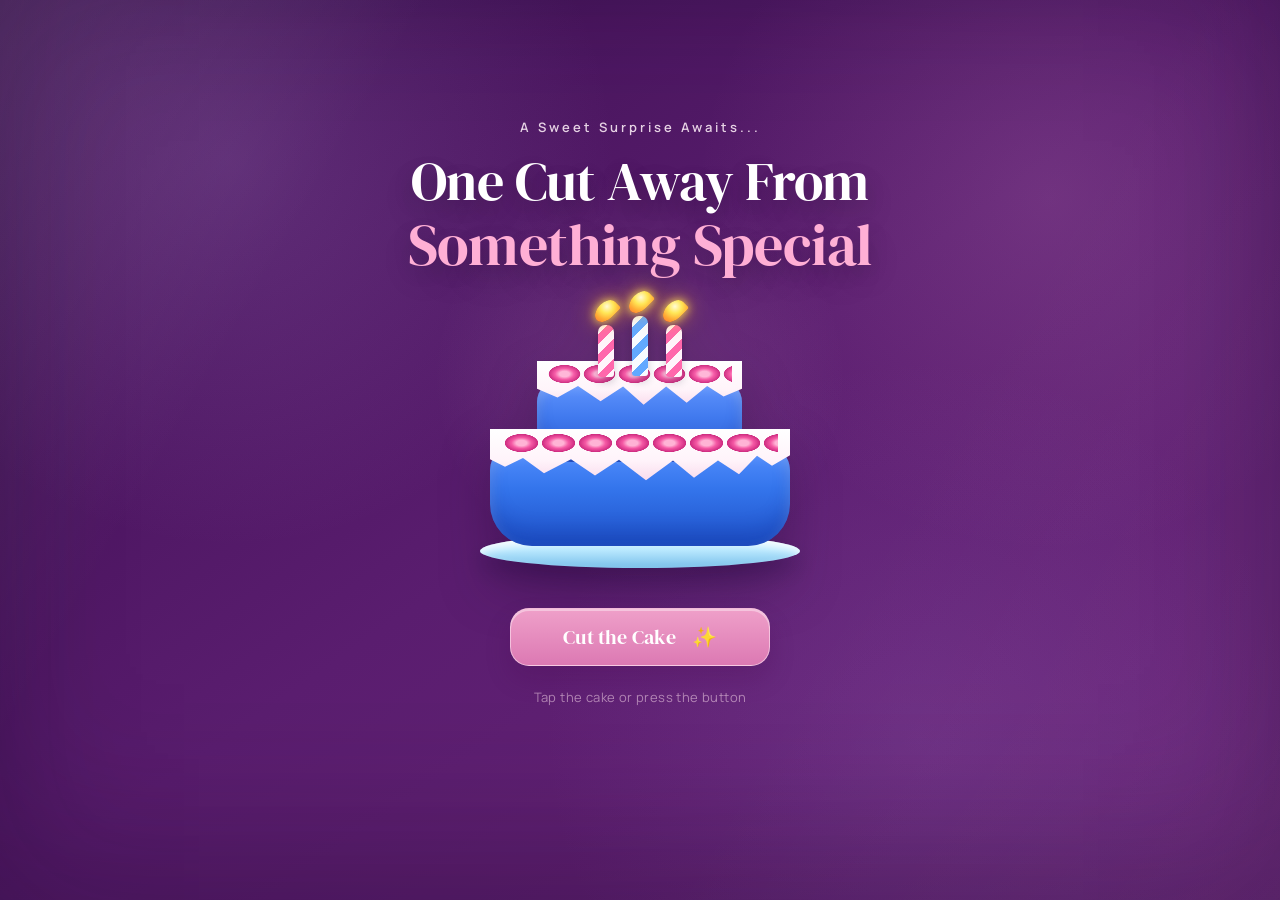
<file: index.html>
<!DOCTYPE html>
<html lang="en">

<head>
    <meta charset="UTF-8">

    <meta
        name="viewport"
        content="width=device-width, initial-scale=1.0"
    >

    <title>A Surprise for Suba</title>


    <!-- Google Fonts -->

    <link
        rel="preconnect"
        href="https://fonts.googleapis.com"
    >

    <link
        rel="preconnect"
        href="https://fonts.gstatic.com"
        crossorigin
    >

    <link
        href="https://fonts.googleapis.com/css2?family=DM+Serif+Display&family=Manrope:wght@400;500;600;700&display=swap"
        rel="stylesheet"
    >


    <!-- Main CSS -->

    <link
        rel="stylesheet"
        href="style.css"
    >
</head>


<body>

    <main
        class="welcome-page"
        id="welcomePage"
    >


        <!-- Falling Background -->

        <div
            class="falling-layer"
            aria-hidden="true"
        >

            <span class="fall-item item-one">🌸</span>
            <span class="fall-item item-two">🌷</span>
            <span class="fall-item item-three">💗</span>
            <span class="fall-item item-four">🌸</span>

            <span class="fall-item item-five">💖</span>
            <span class="fall-item item-six">🌷</span>
            <span class="fall-item item-seven">🌸</span>
            <span class="fall-item item-eight">💕</span>

            <span class="fall-item item-nine">🌸</span>
            <span class="fall-item item-ten">💗</span>
            <span class="fall-item item-eleven">🌷</span>
            <span class="fall-item item-twelve">🌸</span>

            <span class="fall-item item-thirteen">💞</span>
            <span class="fall-item item-fourteen">🌸</span>

        </div>


        <!-- Main Content -->

        <div class="welcome-content">


            <!-- Top Small Text -->

            <p class="intro-text">
                A Sweet Surprise Awaits...
            </p>


            <!-- Main Title -->

            <h1 class="cake-title">

                One Cut Away From

                <span>
                    Something Special
                </span>

            </h1>


            <!-- Birthday Cake -->

            <div
                class="cake-wrapper"
                id="cakeWrapper"
            >

                <button
                    type="button"
                    class="cake-button"
                    id="cakeButton"
                    aria-label="Cut the birthday cake"
                >

                    <div class="cake-3d">


                        <!-- Plate -->

                        <div class="cake-plate"></div>


                        <!-- Left Half -->

                        <div
                            class="cake-piece cake-piece-left"
                        >

                            <div class="bottom-tier"></div>

                            <div class="bottom-icing"></div>

                            <div class="top-tier"></div>

                            <div class="top-icing"></div>

                        </div>


                        <!-- Right Half -->

                        <div
                            class="cake-piece cake-piece-right"
                        >

                            <div class="bottom-tier"></div>

                            <div class="bottom-icing"></div>

                            <div class="top-tier"></div>

                            <div class="top-icing"></div>

                        </div>


                        <!-- Candles -->

                        <div
                            class="birthday-candle candle-left"
                        >

                            <div class="candle-flame"></div>

                        </div>


                        <div
                            class="birthday-candle candle-middle"
                        >

                            <div class="candle-flame"></div>

                        </div>


                        <div
                            class="birthday-candle candle-right"
                        >

                            <div class="candle-flame"></div>

                        </div>


                        <!-- Cutting Line -->

                        <div class="cake-cut-line"></div>


                    </div>

                </button>

            </div>


            <!-- Cut The Cake Button -->

            <button
                type="button"
                class="press-button"
                id="pressButton"
            >

                Cut the Cake

                <span>✨</span>

            </button>


            <!-- Bottom Hint -->

            <p class="hint-text">
                Tap the cake or press the button
            </p>


        </div>

    </main>


    <!-- Main JavaScript -->

    <script src="script.js"></script>

</body>

</html>
</file>
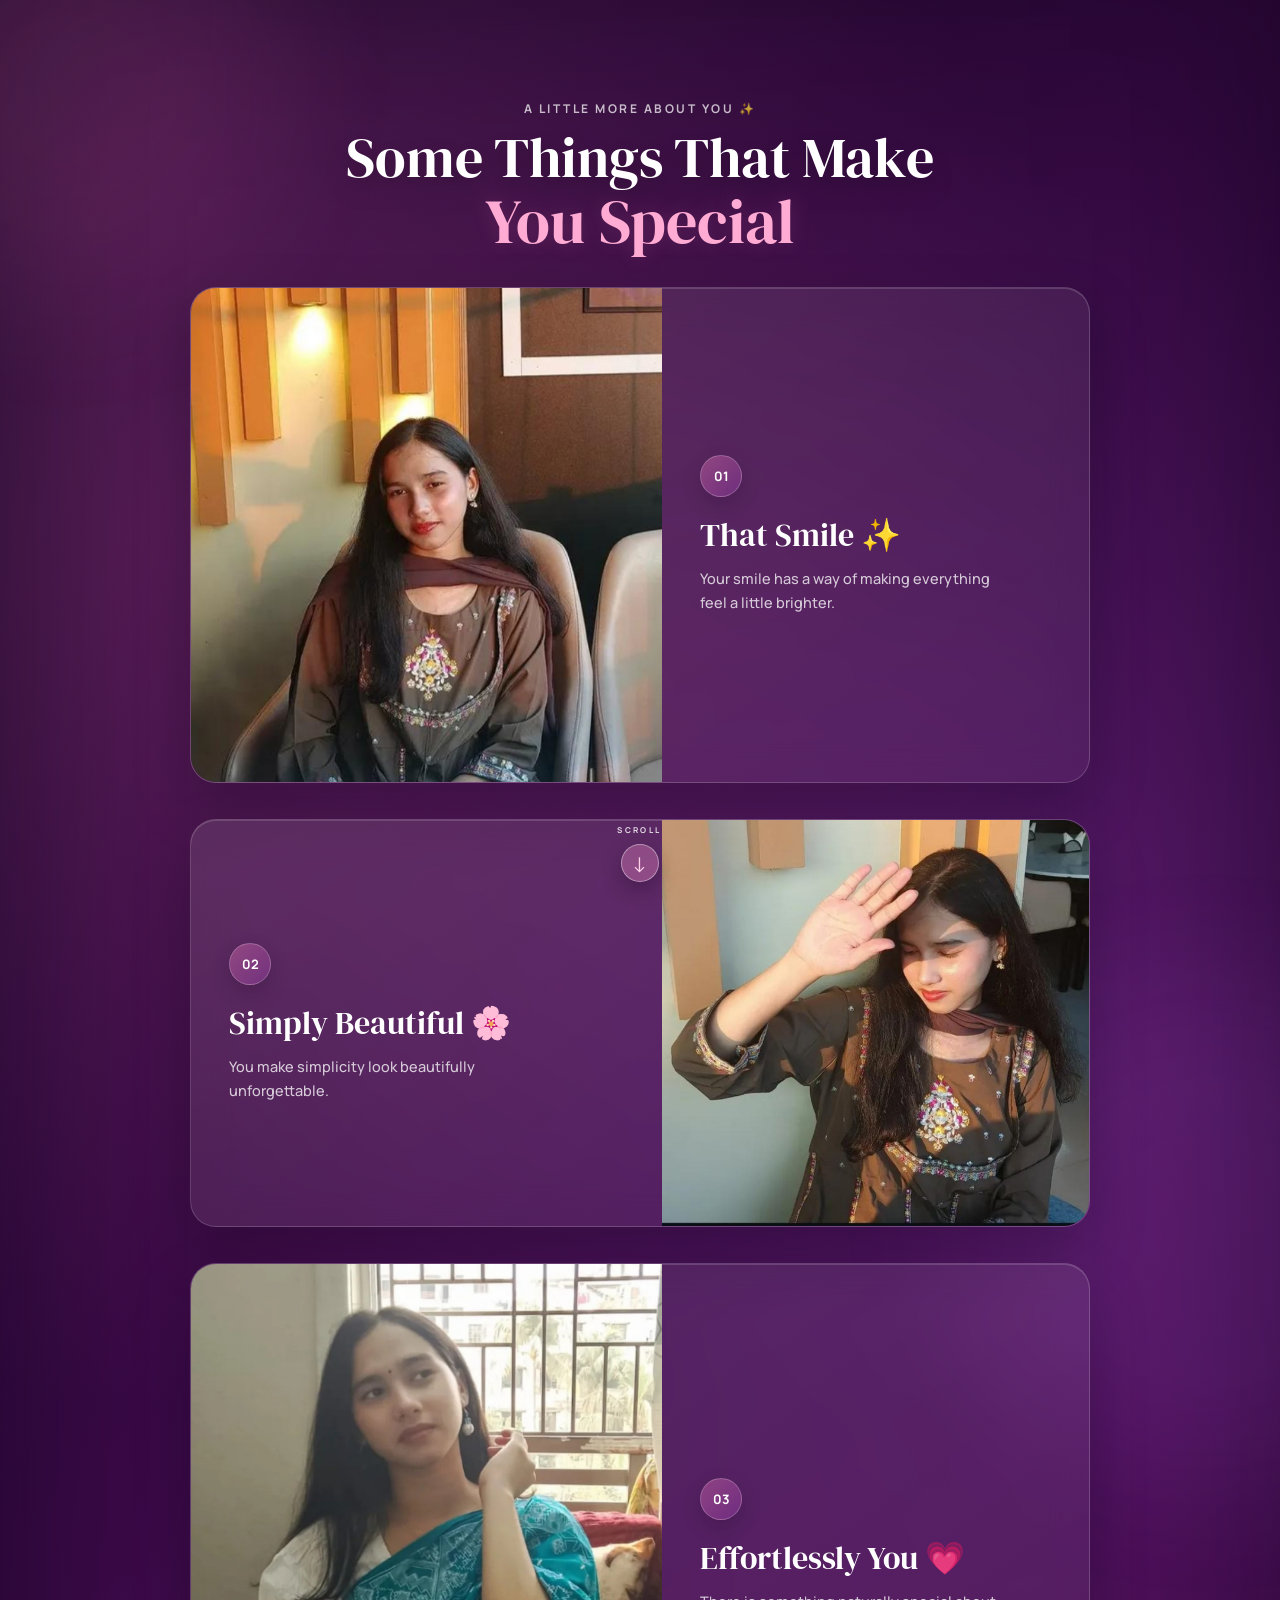
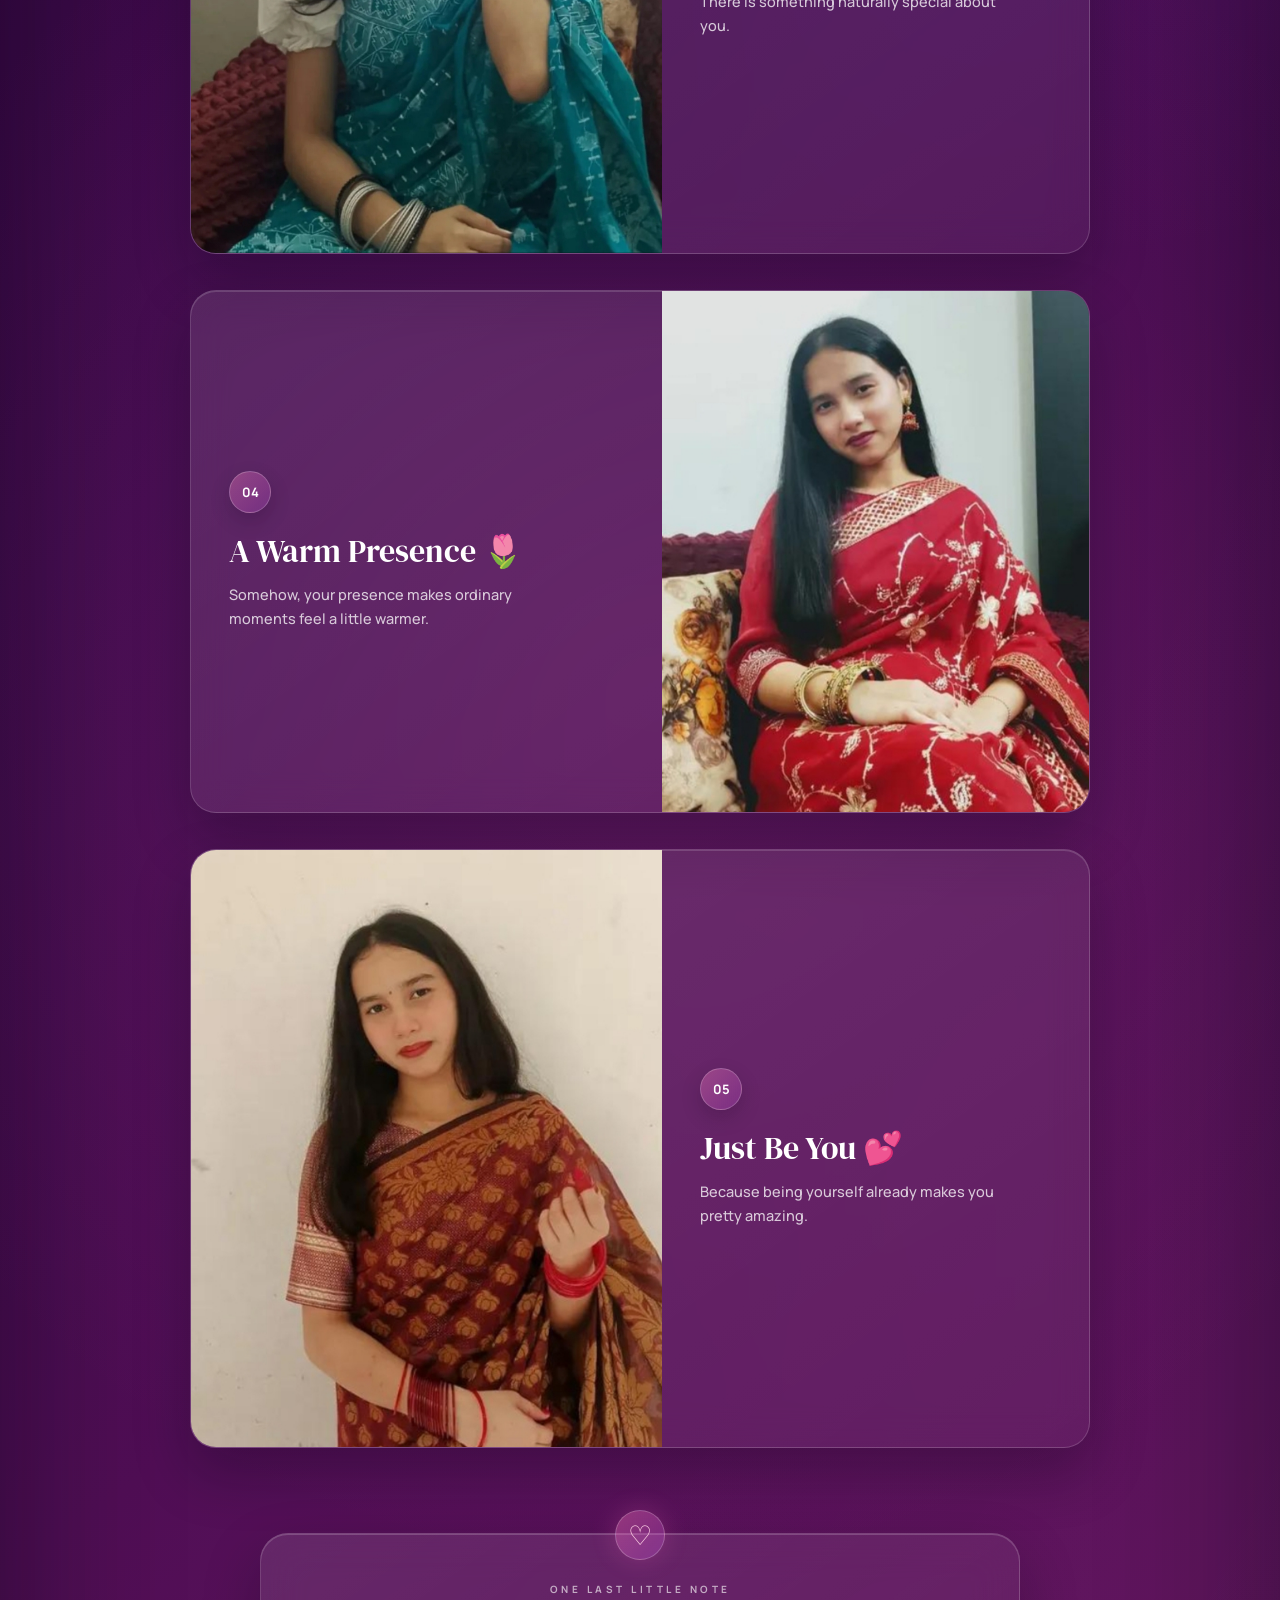
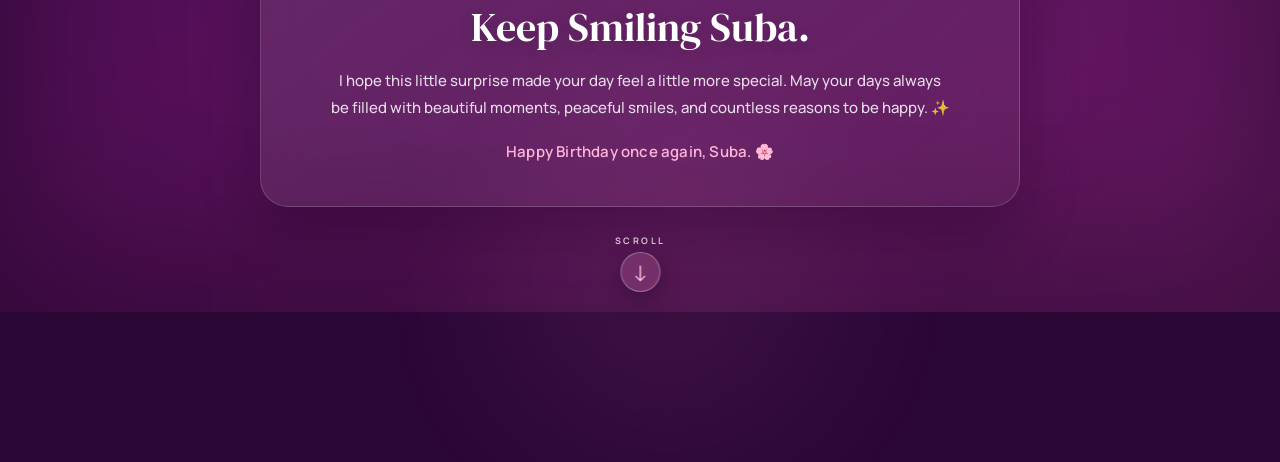
<file: memories.html>
<!DOCTYPE html>
<html lang="en">

<head>
    <meta charset="UTF-8">

    <meta
        name="viewport"
        content="width=device-width, initial-scale=1.0"
    >

    <title>Something Special For Suba</title>


    <!-- Google Fonts -->

    <link
        rel="preconnect"
        href="https://fonts.googleapis.com"
    >

    <link
        rel="preconnect"
        href="https://fonts.gstatic.com"
        crossorigin
    >

    <link
        href="https://fonts.googleapis.com/css2?family=DM+Serif+Display&family=Manrope:wght@400;500;600;700&display=swap"
        rel="stylesheet"
    >


    <!-- Main CSS -->

    <link
        rel="stylesheet"
        href="style.css"
    >
</head>


<body class="memories-body">

    <main class="memories-page">


        <!-- Background Glows -->

        <div class="memory-glow memory-glow-one"></div>
        <div class="memory-glow memory-glow-two"></div>
        <div class="memory-glow memory-glow-three"></div>


        <!-- Main Container -->

        <section class="memories-container">


            <!-- Header -->

            <header class="memories-header">

                <p class="memories-small-title">
                    A Little More About You ✨
                </p>

                <h1>
                    Some Things That Make
                    <span>You Special</span>
                </h1>

            </header>


            <!-- Photo Gallery -->

            <div class="photo-gallery">


                <!-- Card 01 -->

                <article class="memory-card">

                    <div class="memory-photo">

                        <img
                            src="assets/images/suba-1.jpeg"
                            alt="Suba"
                        >

                    </div>


                    <div class="memory-caption">

                        <span class="memory-number">
                            01
                        </span>

                        <h2>
                            That Smile ✨ 
                        </h2>

                        <p>
                            Your smile has a way of making everything
                            feel a little brighter.
                        </p>

                    </div>

                </article>


                <!-- Card 02 -->

                <article class="memory-card memory-card-reverse">

                    <div class="memory-photo">

                        <img
                            src="assets/images/suba-2.jpeg"
                            alt="Suba"
                        >

                    </div>


                    <div class="memory-caption">

                        <span class="memory-number">
                            02
                        </span>

                        <h2>
                            Simply Beautiful 🌸
                        </h2>

                        <p>
                            You make simplicity look beautifully
                            unforgettable.
                        </p>

                    </div>

                </article>


                <!-- Card 03 -->

                <article class="memory-card">

                    <div class="memory-photo">

                        <img
                            src="assets/images/suba-3.jpeg"
                            alt="Suba"
                        >

                    </div>


                    <div class="memory-caption">

                        <span class="memory-number">
                            03
                        </span>

                        <h2>
                            Effortlessly You 💗
                        </h2>

                        <p>
                            There is something naturally special
                            about you.
                        </p>

                    </div>

                </article>


                <!-- Card 04 -->

                <article class="memory-card memory-card-reverse">

                    <div class="memory-photo">

                        <img
                            src="assets/images/suba-4.jpeg"
                            alt="Suba"
                        >

                    </div>


                    <div class="memory-caption">

                        <span class="memory-number">
                            04
                        </span>

                        <h2>
                            A Warm Presence 🌷
                        </h2>

                        <p>
                            Somehow, your presence makes ordinary
                            moments feel a little warmer.
                        </p>

                    </div>

                </article>


                <!-- Card 05 -->

                <article class="memory-card">

                    <div class="memory-photo">

                        <img
                            src="assets/images/suba-5.jpeg"
                            alt="Suba"
                        >

                    </div>


                    <div class="memory-caption">

                        <span class="memory-number">
                            05
                        </span>

                        <h2>
                            Just Be You 💕
                        </h2>

                        <p>
                            Because being yourself already makes
                            you pretty amazing.
                        </p>

                    </div>

                </article>

            </div>


            <!-- Ending Card -->

            <section class="ending-card">

                <div class="ending-heart">
                    ♡
                </div>

                <p class="ending-small">
                    ONE LAST LITTLE NOTE
                </p>

                <h2>
                    Keep Smiling Suba.
                </h2>

                <p class="ending-text">
                    I hope this little surprise made your day feel
                    a little more special. May your days always be
                    filled with beautiful moments, peaceful smiles,
                    and countless reasons to be happy. ✨
                </p>

                <p class="ending-final">
                    Happy Birthday once again, Suba. 🌸
                </p>

            </section>


        </section>


        <!-- Scroll Down Indicator -->

        <div
            class="scroll-indicator"
            id="scrollIndicator"
            aria-hidden="true"
        >

            <span class="scroll-text">
                SCROLL
            </span>

            <span class="scroll-arrow">
                ↓
            </span>

        </div>


    </main>

        <!-- Page 3 Scroll Hint -->

<div
    id="pageScrollCue"
    aria-hidden="true"
>
    <span class="page-scroll-text">
        SCROLL
    </span>

    <span class="page-scroll-arrow">
        ↓
    </span>
</div> 

    <!-- Main JavaScript -->
<!-- FINAL PAGE 3 SCROLL HINT -->

<div id="finalScrollHint2026" aria-hidden="true">
    <span class="final-scroll-label">SCROLL</span>
    <span class="final-scroll-icon">↓</span>
</div> 
    <script src="script.js"></script>

</body>

</html>
</file>
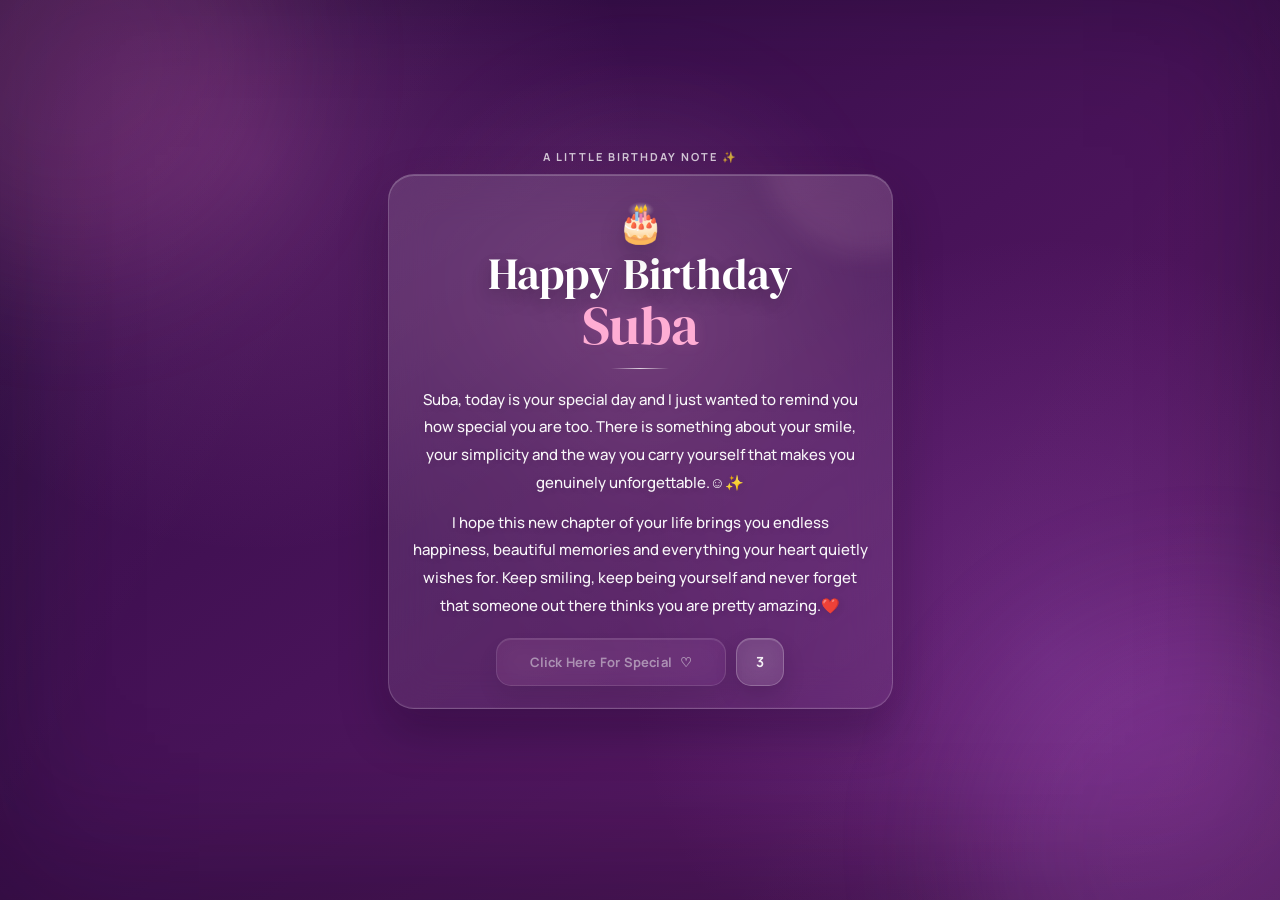
<file: wish.html>
<!DOCTYPE html>
<html lang="en">

<head>
    <meta charset="UTF-8">
    <meta name="viewport" content="width=device-width, initial-scale=1.0">
    <title>Happy Birthday Suba</title>

    <link rel="preconnect" href="https://fonts.googleapis.com">
    <link rel="preconnect" href="https://fonts.gstatic.com" crossorigin>

    <link
        href="https://fonts.googleapis.com/css2?family=DM+Serif+Display&family=Manrope:wght@400;500;600;700&display=swap"
        rel="stylesheet"
    >

    <link rel="stylesheet" href="style.css">
</head>

<body class="wish-body">

    <main class="wish-page">

        <div class="wish-bg-glow wish-glow-left"></div>
        <div class="wish-bg-glow wish-glow-right"></div>
        <div class="wish-bg-glow wish-glow-center"></div>

        <div class="celebration-rain" aria-hidden="true">
    <span class="drop celebration-icon d1">🌸</span>
    <span class="drop celebration-icon d2">💖</span>
    <span class="drop celebration-icon d3">✨</span>
    <span class="drop celebration-icon d4">🌷</span>
    <span class="drop celebration-icon d5">💕</span>
    <span class="drop celebration-icon d6">🌸</span>
    <span class="drop celebration-icon d7">💗</span>
    <span class="drop celebration-icon d8">✨</span>
    <span class="drop celebration-icon d9">🌺</span>
    <span class="drop celebration-icon d10">💞</span>
    <span class="drop celebration-icon d11">🌸</span>
    <span class="drop celebration-icon d12">✨</span>
</div>

        <section class="wish-container">

            <p class="wish-small-title">
                A Little Birthday Note ✨
            </p>

            <div class="birthday-card">

                <div class="cake-icon">
                    🎂
                </div>

                

                <h1>
                    Happy Birthday
                    <span>Suba</span>
                </h1>

                <div class="wish-line"></div>

                <div class="message-box">

    <p class="birthday-message">
        Suba, today is your special day and I just wanted to remind you
        how special you are too. There is something about your smile,
        your simplicity and the way you carry yourself that makes you
        genuinely unforgettable.☺️✨ 
    </p>

    <p class="birthday-message">
        I hope this new chapter of your life brings you endless happiness,
        beautiful memories and everything your heart quietly wishes for.
        Keep smiling, keep being yourself and never forget that someone
        out there thinks you are pretty amazing.❤️
    </p>

</div> 

                <div class="special-action">

                    <button
                        class="something-more-btn"
                        id="specialButton"
                        disabled
                    >
                        Click Here For Special
                        <span>♡</span>
                    </button>

                    <span
                        class="countdown-badge"
                        id="countdownBadge"
                    >
                        5
                    </span>

                </div>

            </div>

        </section>

    </main>

    <script src="script.js"></script>

</body>

</html>
</file>
<file: style.css>
* {
    margin: 0;
    padding: 0;
    box-sizing: border-box;
}

body {
    font-family: "Poppins", sans-serif;
    color: white;
    overflow: hidden;
}

.welcome-page {
    min-height: 100vh;
    position: relative;
    display: flex;
    justify-content: center;
    align-items: center;
    text-align: center;
    overflow: hidden;

    background:
        radial-gradient(circle at 20% 18%, rgba(255, 205, 235, 0.32), transparent 28%),
        radial-gradient(circle at 82% 22%, rgba(219, 174, 255, 0.28), transparent 30%),
        radial-gradient(circle at 68% 78%, rgba(255, 178, 218, 0.24), transparent 34%),
        radial-gradient(circle at 30% 75%, rgba(192, 145, 230, 0.22), transparent 32%),
        linear-gradient(145deg, #9d72b2, #bd82b9, #d097bd);

    box-shadow:
        inset 0 0 120px rgba(79, 31, 92, 0.16),
        inset 0 -70px 100px rgba(116, 48, 108, 0.12);
} 

.welcome-page {
    min-height: 100vh;
    position: relative;

    display: flex;
    justify-content: center;
    align-items: center;

    text-align: center;
    overflow: hidden;

    background:
        radial-gradient(circle at 50% 42%, rgba(255, 213, 236, 0.14), transparent 25%),
        radial-gradient(circle at 18% 18%, rgba(185, 145, 220, 0.20), transparent 30%),
        radial-gradient(circle at 82% 22%, rgba(226, 160, 210, 0.16), transparent 28%),
        radial-gradient(circle at 72% 82%, rgba(160, 120, 205, 0.16), transparent 32%),
        linear-gradient(145deg, #3d0f52, #5a1d6f, #6d267d);

    box-shadow:
        inset 0 0 140px rgba(20, 0, 35, 0.22),
        inset 0 -90px 130px rgba(28, 0, 40, 0.18);
} 

.welcome-page::before {
    content: "";
    position: absolute;
    inset: 0;

    background:
        linear-gradient(
            120deg,
            rgba(255, 255, 255, 0.10),
            transparent 24%,
            transparent 65%,
            rgba(255, 255, 255, 0.04)
        );

    pointer-events: none;
    z-index: 1;
} 


.welcome-content {
    width: 100%;
    max-width: 680px;
    padding: 30px;
    position: relative;
    z-index: 5;
}

.intro-text {
    font-family: "Manrope", sans-serif;

    font-size: 14px;
    font-weight: 600;
    letter-spacing: 2.4px;

    margin-bottom: 18px;

    color: #fff1f9;
    opacity: 0.86;
} 


.welcome-content h1 {
    font-family: "DM Serif Display", serif;
    font-size: 61px;
    line-height: 1.03;
    font-weight: 400;
    letter-spacing: -0.6px;
    margin-bottom: 52px;
    color: #ffffff;

    text-shadow:
        0 4px 14px rgba(0, 0, 0, 0.18),
        0 14px 35px rgba(0, 0, 0, 0.14);
} 

.heart-wrapper {
    width: 220px;
    height: 200px;
    margin: auto;
    position: relative;
    display: flex;
    justify-content: center;
    align-items: center;
    perspective: 900px;
}

.heart-button {
    border: none;
    background: transparent;
    cursor: pointer;
    position: relative;
    z-index: 3;

    transition:
        transform 0.3s ease,
        filter 0.3s ease;
}

.heart-button:hover {
    transform: translateY(-7px) scale(1.06);
    filter: brightness(1.08);
}

.heart {
    width: 105px;
    height: 105px;
    display: block;
    position: relative;

    transform: rotate(45deg);

    background:
        linear-gradient(
            135deg,
            #ff6b7d 0%,
            #f23d61 38%,
            #dc244b 68%,
            #ad1640 100%
        );

    border-radius: 22px 0 24px 0;

    box-shadow:
        inset 10px 10px 18px rgba(255, 255, 255, 0.28),
        inset -13px -13px 20px rgba(91, 0, 30, 0.28),
        0 18px 35px rgba(68, 0, 30, 0.28),
        0 0 32px rgba(255, 72, 110, 0.25);

    animation: heartFloat 3s ease-in-out infinite;
}

.heart::before,
.heart::after {
    content: "";
    width: 105px;
    height: 105px;
    position: absolute;
    border-radius: 50%;

    background:
        linear-gradient(
            135deg,
            #ff7888,
            #f23d61 45%,
            #c91f49 100%
        );
}

.heart::before {
    left: -52px;
    top: 0;
}

.heart::after {
    left: 0;
    top: -52px;
}

.heart-shadow {
    width: 130px;
    height: 26px;
    position: absolute;
    bottom: 7px;

    border-radius: 50%;
    background: rgba(38, 0, 38, 0.26);

    filter: blur(11px);

    animation: shadowMove 3s ease-in-out infinite;
}

.press-button {
    margin-top: 28px;
    padding: 14px 34px;

    border: 1px solid rgba(255, 255, 255, 0.32);
    border-radius: 18px;

    background:
        linear-gradient(
            135deg,
            rgba(255, 160, 212, 0.18),
            rgba(210, 125, 224, 0.18)
        );

    color: white;

    font-family: "Poppins", sans-serif;
    font-size: 16px;
    font-weight: 600;
    letter-spacing: 0.4px;

    cursor: pointer;

    backdrop-filter: blur(14px);

    box-shadow:
        inset 0 1px 0 rgba(255, 255, 255, 0.32),
        0 12px 30px rgba(38, 0, 46, 0.2);

    transition:
        transform 0.3s ease,
        background 0.3s ease,
        box-shadow 0.3s ease;
}

.press-button:hover {
    transform: translateY(-3px);

    background:
        linear-gradient(
            135deg,
            rgba(255, 175, 220, 0.25),
            rgba(213, 135, 230, 0.25)
        );

    box-shadow:
        inset 0 1px 0 rgba(255, 255, 255, 0.4),
        0 16px 34px rgba(38, 0, 46, 0.25),
        0 0 20px rgba(255, 137, 196, 0.15);
}

.press-button span {
    margin-left: 7px;
}

.hint-text {
    margin-top: 17px;
    font-family: "Manrope", sans-serif;
    font-size: 13px;
    font-weight: 400;
    letter-spacing: 0.4px;
    color: rgba(255, 255, 255, 0.75);
    animation: hintFade 3.5s ease-in-out infinite;
} 

.background-glow {
    position: absolute;
    border-radius: 50%;
    filter: blur(28px);
    pointer-events: none;
}

.glow-one {
    width: 520px;
    height: 520px;

    top: -190px;
    left: -130px;

    background: rgba(255, 174, 220, 0.18);

    filter: blur(55px);

    animation: glowMoveOne 11s ease-in-out infinite alternate;
}

.glow-two {
    width: 560px;
    height: 560px;

    right: -190px;
    bottom: -210px;

    background: rgba(191, 139, 230, 0.17);

    filter: blur(60px);

    animation: glowMoveTwo 13s ease-in-out infinite alternate;
}

.glow-three {
    width: 400px;
    height: 400px;

    left: 46%;
    top: 28%;

    background: rgba(255, 178, 218, 0.12);

    filter: blur(55px);

    animation: glowMoveThree 10s ease-in-out infinite alternate;
} 

.emoji-layer {
    position: absolute;
    inset: 0;
    overflow: hidden;
    pointer-events: none;
    z-index: 2;
}

.floating-emoji {
    position: absolute;

    font-size: 28px;

    opacity: 0.45;

    filter:
        drop-shadow(0 8px 8px rgba(37, 0, 45, 0.20))
        drop-shadow(0 0 8px rgba(255, 185, 225, 0.15));

    animation: emojiFloat 7s ease-in-out infinite alternate;
}

.emoji-one {
    top: 14%;
    left: 10%;
    animation-delay: 0s;
}

.emoji-two {
    top: 72%;
    left: 14%;
    animation-delay: 1s;
}

.emoji-three {
    top: 22%;
    right: 14%;
    animation-delay: 2s;
}

.emoji-four {
    bottom: 16%;
    right: 10%;
    animation-delay: 0.7s;
}

.emoji-five {
    top: 48%;
    left: 5%;
    animation-delay: 1.7s;
}

.emoji-six {
    top: 52%;
    right: 6%;
    animation-delay: 2.5s;
}

@keyframes heartFloat {
    0%, 100% {
        transform: rotate(45deg) translateY(0) scale(1);
    }

    50% {
        transform: rotate(45deg) translate(-6px, -6px) scale(1.04);
    }
}

@keyframes shadowMove {
    0%, 100% {
        transform: scale(1);
        opacity: 0.35;
    }

    50% {
        transform: scale(0.82);
        opacity: 0.22;
    }
}

@keyframes hintFade {
    0%, 100% {
        opacity: 0.38;
    }

    50% {
        opacity: 0.68;
    }
}

@keyframes emojiFloat {
    0% {
        transform: translate3d(0, 0, 0) rotate(-8deg) scale(0.9);
    }

    50% {
        transform: translate3d(12px, -20px, 25px) rotate(7deg) scale(1.08);
    }

    100% {
        transform: translate3d(-8px, 15px, 10px) rotate(-4deg) scale(0.96);
    }
}

@keyframes glowMoveOne {
    from {
        transform: translate(0, 0);
    }

    to {
        transform: translate(75px, 60px);
    }
}

@keyframes glowMoveTwo {
    from {
        transform: translate(0, 0);
    }

    to {
        transform: translate(-80px, -60px);
    }
}

@keyframes glowMoveThree {
    from {
        transform: translate(0, 0) scale(1);
    }

    to {
        transform: translate(-55px, 45px) scale(1.2);
    }
}

.welcome-page.leaving {
    animation: pageExit 0.65s ease forwards;
}

@keyframes pageExit {
    from {
        opacity: 1;
        transform: scale(1);
        filter: blur(0);
    }

    to {
        opacity: 0;
        transform: scale(1.025);
        filter: blur(6px);
    }
} 

@keyframes pageExit {
    from {
        opacity: 1;
        transform: scale(1);
        filter: blur(0);
    }

    to {
        opacity: 0;
        transform: scale(1.025);
        filter: blur(6px);
    }
}

@keyframes pageExit {
    to {
        opacity: 0;
        transform: scale(1.03);
        filter: blur(5px);
    }
}

@media (max-width: 600px) {
    .welcome-content h1 {
        font-size: 42px;
    }

    .intro-text {
        font-size: 13px;
    }

    .fall-item {
        font-size: 22px;
    }
} 


.falling-layer {
    position: absolute;
    inset: 0;
    overflow: hidden;
    pointer-events: none;
    z-index: 2;
}

.fall-item {
    position: absolute;
    top: -12%;

    font-size: 27px;
    opacity: 0;

    filter:
        drop-shadow(0 7px 6px rgba(69, 24, 71, 0.18))
        drop-shadow(0 0 7px rgba(255, 230, 245, 0.12));

    animation: fallDown linear infinite;

    will-change: transform;
} 

.item-one {
    left: 6%;
    animation-duration: 10s;
    animation-delay: 0s;
}

.item-two {
    left: 16%;
    animation-duration: 8.5s;
    animation-delay: 1s;
}

.item-three {
    left: 28%;
    animation-duration: 11s;
    animation-delay: 2s;
}

.item-four {
    left: 40%;
    animation-duration: 9s;
    animation-delay: 0.6s;
}

.item-five {
    left: 52%;
    animation-duration: 10.5s;
    animation-delay: 1.8s;
}

.item-six {
    left: 64%;
    animation-duration: 8.8s;
    animation-delay: 2.2s;
}

.item-seven {
    left: 74%;
    animation-duration: 11.2s;
    animation-delay: 1.2s;
}

.item-eight {
    left: 84%;
    animation-duration: 9.3s;
    animation-delay: 2.7s;
}

.item-nine {
    left: 92%;
    animation-duration: 10.8s;
    animation-delay: 0.9s;
}

.item-ten {
    left: 48%;
    animation-duration: 12s;
    animation-delay: 3s; 
} 
.item-eleven {
    left: 22%;
    animation-duration: 11.5s;
    animation-delay: 4s;
}

.item-twelve {
    left: 58%;
    animation-duration: 9.8s;
    animation-delay: 4.6s;
}

.item-thirteen {
    left: 70%;
    animation-duration: 12.3s;
    animation-delay: 5.2s;
}

.item-fourteen {
    left: 88%;
    animation-duration: 10.6s;
    animation-delay: 3.7s;
} 
@keyframes fallDown {
    0% {
        transform:
            translate3d(0, -12vh, 30px)
            rotate(-15deg)
            scale(0.75);

        opacity: 0;
    }

    8% {
        opacity: 0.62;
    }

    28% {
        transform:
            translate3d(24px, 25vh, 10px)
            rotate(80deg)
            scale(0.95);
    }

    52% {
        transform:
            translate3d(-18px, 52vh, 35px)
            rotate(165deg)
            scale(1.05);
    }

    75% {
        transform:
            translate3d(20px, 80vh, 15px)
            rotate(255deg)
            scale(0.9);
    }

    100% {
        transform:
            translate3d(-10px, 115vh, 0)
            rotate(340deg)
            scale(0.75);

        opacity: 0;
    }
} 
.heart-button.bursting {
    pointer-events: none;
}

.heart-button.bursting .heart {
    animation: heartBurst 0.7s ease-out forwards;
}

@keyframes heartBurst {
    0% {
        transform: rotate(45deg) scale(1);
        opacity: 1;
    }

    25% {
        transform: rotate(45deg) scale(0.86);
    }

    55% {
        transform: rotate(45deg) scale(1.35);
        filter: brightness(1.2);
    }

    100% {
        transform: rotate(45deg) scale(0);
        opacity: 0;
    }
} 
.burst-particle {
    position: absolute;

    left: 50%;
    top: 50%;

    font-size: 19px;

    pointer-events: none;

    z-index: 10;

    animation: particleBurst 0.8s ease-out forwards;
}

@keyframes particleBurst {
    0% {
        transform:
            translate(-50%, -50%)
            translate(0, 0)
            scale(0.4)
            rotate(0deg);

        opacity: 1;
    }

    100% {
        transform:
            translate(-50%, -50%)
            translate(var(--x), var(--y))
            scale(1.15)
            rotate(var(--rotate));

        opacity: 0;
    }
} 
@media (max-width: 600px) {
    .wish-title {
        font-size: 46px;
    }

    .wish-title span {
        font-size: 54px;
    }

    .wish-card {
        padding: 26px 22px;
    }

    .wish-card h2 {
        font-size: 25px;
    }

    .wish-card p {
        font-size: 14px;
    }
} 
/* =========================================
   SECOND PAGE - BIRTHDAY WISH
========================================= */

.wish-body {
    margin: 0;
    min-height: 100vh;
    min-height: 100dvh;

    overflow-x: hidden;
    overflow-y: auto;

    font-family: "Manrope", sans-serif;
}


/* =========================================
   PAGE BACKGROUND
========================================= */

.wish-page {
    min-height: 100vh;
    min-height: 100dvh;

    position: relative;

    display: flex;
    justify-content: center;
    align-items: center;

    padding: 24px 18px;

    text-align: center;

    overflow: hidden;

    background:
        radial-gradient(
            circle at 20% 18%,
            rgba(234, 122, 216, 0.18),
            transparent 31%
        ),
        radial-gradient(
            circle at 82% 73%,
            rgba(184, 105, 228, 0.20),
            transparent 34%
        ),
        radial-gradient(
            circle at 50% 40%,
            rgba(255, 155, 211, 0.10),
            transparent 36%
        ),
        linear-gradient(
            145deg,
            #2d0a42,
            #481359,
            #641c6c
        );

    box-shadow:
        inset 0 0 140px rgba(9, 0, 18, 0.25),
        inset 0 -80px 120px rgba(18, 0, 28, 0.16);
}


.wish-page::before {
    content: "";

    position: absolute;
    inset: 0;

    background:
        linear-gradient(
            120deg,
            rgba(255, 255, 255, 0.045),
            transparent 28%,
            transparent 67%,
            rgba(255, 255, 255, 0.025)
        );

    pointer-events: none;
}


/* =========================================
   BACKGROUND GLOW
========================================= */

.wish-bg-glow {
    position: absolute;

    border-radius: 50%;

    filter: blur(65px);

    pointer-events: none;

    animation: wishGlowMove 12s ease-in-out infinite alternate;
}


.wish-glow-left {
    width: 420px;
    height: 420px;

    top: -150px;
    left: -140px;

    background: rgba(255, 115, 197, 0.13);
}


.wish-glow-right {
    width: 470px;
    height: 470px;

    right: -160px;
    bottom: -180px;

    background: rgba(191, 102, 229, 0.15);

    animation-delay: 1.5s;
}


.wish-glow-center {
    width: 300px;
    height: 300px;

    top: 30%;
    left: 50%;

    transform: translate(-50%, -50%);

    background: rgba(255, 177, 219, 0.07);
}


/* =========================================
   MAIN CONTENT
========================================= */

.wish-container {
    width: 100%;
    max-width: 620px;
    position: relative;
    z-index: 5;
    margin-top: -10px;
} 


.wish-small-title {
    margin: 0 0 12px;

    color: rgba(255, 255, 255, 0.84);

    font-size: 12px;
    font-weight: 600;

    letter-spacing: 2px;

    animation: wishTitleEntrance 0.9s ease both;
}


/* =========================================
   BIRTHDAY CARD
========================================= */

.birthday-card {
    width: 100%;
    max-width: 560px;
    margin: 0 auto;
    position: relative;
    padding: 20px 24px 22px;
    overflow: hidden;

    border: 1px solid rgba(255, 255, 255, 0.18);
    border-radius: 26px;

    background:
        linear-gradient(
            145deg,
            rgba(255, 255, 255, 0.12),
            rgba(255, 255, 255, 0.05)
        );

    backdrop-filter: blur(20px);
    -webkit-backdrop-filter: blur(20px);

    box-shadow:
        inset 0 1px 0 rgba(255, 255, 255, 0.20),
        inset 0 -1px 0 rgba(255, 255, 255, 0.04),
        0 22px 48px rgba(12, 0, 24, 0.28),
        0 0 35px rgba(230, 110, 205, 0.05);

    animation: cardEntrance 1s ease both;
} 


.birthday-card::before {
    content: "";

    position: absolute;

    width: 220px;
    height: 220px;

    top: -140px;
    right: -90px;

    border-radius: 50%;

    background:
        rgba(255, 195, 227, 0.10);

    filter: blur(12px);

    pointer-events: none;
}


/* =========================================
   CAKE
========================================= */

.cake-icon {
    margin-bottom: 7px;

    font-size: 42px;

    filter:
        drop-shadow(
            0 10px 12px
            rgba(15, 0, 20, 0.22)
        );

    animation:
        cakeFloat3D
        3.2s
        ease-in-out
        infinite;
}


/* =========================================
   CARD LABEL
========================================= */

.card-label {
    margin: 0 0 8px;

    color:
        rgba(255, 255, 255, 0.58);

    font-size: 10px;

    font-weight: 700;

    letter-spacing: 4px;
}


/* =========================================
   HAPPY BIRTHDAY TITLE
========================================= */

.birthday-card h1 {
    margin: 0;

    color: #ffffff;

    font-family:
        "DM Serif Display",
        serif;

    font-size: 50px;

    line-height: 0.94;

    font-weight: 400;

    text-shadow:
        0 6px 18px
        rgba(0, 0, 0, 0.15),
        0 12px 30px
        rgba(0, 0, 0, 0.11);
}


.birthday-card h1 span {
    display: block;

    margin-top: 6px;

    color: #ffafd7;

    font-size: 60px;

    text-shadow:
        0 0 18px
        rgba(255, 133, 200, 0.16);
}


/* =========================================
   DIVIDER
========================================= */

.wish-line {
    width: 66px;
    height: 1px;

    margin: 18px auto 19px;

    background:
        linear-gradient(
            90deg,
            transparent,
            rgba(255, 255, 255, 0.70),
            transparent
        );
}


/* =========================================
   BIRTHDAY MESSAGE
========================================= */

.message-box {
    max-width: 500px;

    margin: 0 auto;
}


.birthday-message {
    margin: 0 0 11px;

    color:
        rgba(255, 255, 255, 0.82);

    font-size: 14px;

    line-height: 1.70;

    font-weight: 400;
}


.birthday-message:last-child {
    margin-bottom: 0;
}


/* =========================================
   BUTTON + COUNTDOWN
========================================= */

.special-action {
    margin-top: 21px;

    display: flex;

    justify-content: center;
    align-items: center;

    gap: 11px;
}


.something-more-btn {
    min-width: 255px;
    height: 50px;

    padding: 0 24px;

    display: flex;

    justify-content: center;
    align-items: center;

    border:
        1px solid
        rgba(255, 255, 255, 0.25);

    border-radius: 16px;

    background:
        linear-gradient(
            135deg,
            rgba(255, 151, 212, 0.18),
            rgba(188, 101, 216, 0.18)
        );

    color: #ffffff;

    font-family:
        "Manrope",
        sans-serif;

    font-size: 13px;

    font-weight: 700;

    letter-spacing: 0.3px;

    cursor: pointer;

    backdrop-filter: blur(12px);

    box-shadow:
        inset 0 1px 0
        rgba(255, 255, 255, 0.23),
        0 13px 28px
        rgba(17, 0, 27, 0.18);

    transition:
        transform 0.3s ease,
        opacity 0.3s ease,
        background 0.3s ease,
        box-shadow 0.3s ease;
}


.something-more-btn span {
    margin-left: 8px;
}


.something-more-btn:not(:disabled):hover {
    transform:
        translateY(-3px);

    background:
        linear-gradient(
            135deg,
            rgba(255, 165, 219, 0.26),
            rgba(201, 115, 224, 0.23)
        );

    box-shadow:
        inset 0 1px 0
        rgba(255, 255, 255, 0.29),
        0 18px 34px
        rgba(17, 0, 27, 0.24),
        0 0 18px
        rgba(255, 135, 205, 0.10);
}


/* Locked Button */

.something-more-btn:disabled {
    opacity: 0.46;

    cursor: not-allowed;

    transform: none;
}


.something-more-btn:disabled:hover {
    transform: none;
}


/* Countdown */

.countdown-badge {
    width: 50px;
    height: 50px;

    display: flex;

    justify-content: center;
    align-items: center;

    border:
        1px solid
        rgba(255, 255, 255, 0.22);

    border-radius: 15px;

    background:
        rgba(255, 255, 255, 0.09);

    color:
        rgba(255, 255, 255, 0.90);

    font-family:
        "Manrope",
        sans-serif;

    font-size: 14px;

    font-weight: 700;

    backdrop-filter: blur(12px);

    box-shadow:
        inset 0 1px 0
        rgba(255, 255, 255, 0.17),
        0 10px 24px
        rgba(15, 0, 25, 0.15);

    transition:
        transform 0.3s ease,
        background 0.3s ease;
}


/* =========================================
   READY BUTTON VIBRATION
========================================= */

.something-more-btn.ready-shake {
    animation:
        readyShake
        0.42s
        ease
        2;
}


/* =========================================
   ONE TIME CONFETTI
========================================= */

.celebration-rain {
    position: absolute;

    inset: 0;

    overflow: hidden;

    pointer-events: none;

    z-index: 6;
}


.drop {
    position: absolute;

    top: -12%;

    opacity: 0;

    animation-name:
        celebrationFall;

    animation-timing-function:
        ease-in;

    animation-iteration-count:
        1;

    animation-fill-mode:
        forwards;
}


.confetti {
    width: 10px;
    height: 17px;

    border-radius: 3px;

    box-shadow:
        0 6px 9px
        rgba(20, 0, 30, 0.15);
}


.c1 {
    left: 4%;
    background: #ff5fa2;
    animation-duration: 3.8s;
    animation-delay: 0.05s;
}

.c2 {
    left: 12%;
    background: #62dff5;
    animation-duration: 4.1s;
    animation-delay: 0.20s;
}

.c3 {
    left: 20%;
    background: #7759ef;
    animation-duration: 3.7s;
    animation-delay: 0.48s;
}

.c4 {
    left: 29%;
    background: #ffd166;
    animation-duration: 4.3s;
    animation-delay: 0.15s;
}

.c5 {
    left: 38%;
    background: #ff77b3;
    animation-duration: 3.9s;
    animation-delay: 0.70s;
}

.c6 {
    left: 47%;
    background: #56d5ff;
    animation-duration: 4.2s;
    animation-delay: 0.32s;
}

.c7 {
    left: 56%;
    background: #8b5cf6;
    animation-duration: 3.8s;
    animation-delay: 0.80s;
}

.c8 {
    left: 65%;
    background: #ff639e;
    animation-duration: 4.4s;
    animation-delay: 0.18s;
}

.c9 {
    left: 74%;
    background: #62dff5;
    animation-duration: 4s;
    animation-delay: 0.60s;
}

.c10 {
    left: 83%;
    background: #ffd166;
    animation-duration: 3.8s;
    animation-delay: 0.38s;
}

.c11 {
    left: 90%;
    background: #ff77b3;
    animation-duration: 4.25s;
    animation-delay: 0.25s;
}

.c12 {
    left: 97%;
    background: #7957f1;
    animation-duration: 3.9s;
    animation-delay: 0.75s;
}


/* Emoji celebration */

.celebration-icon {
    font-size: 20px;

    filter:
        drop-shadow(
            0 6px 8px
            rgba(20, 0, 30, 0.15)
        );
}


.i1 {
    left: 9%;
    animation-duration: 4.3s;
    animation-delay: 0.30s;
}

.i2 {
    left: 24%;
    animation-duration: 4.6s;
    animation-delay: 0.80s;
}

.i3 {
    left: 42%;
    animation-duration: 4s;
    animation-delay: 0.50s;
}

.i4 {
    left: 59%;
    animation-duration: 4.5s;
    animation-delay: 0.95s;
}

.i5 {
    left: 75%;
    animation-duration: 4.3s;
    animation-delay: 0.20s;
}

.i6 {
    left: 88%;
    animation-duration: 4.6s;
    animation-delay: 0.65s;
}


/* =========================================
   ANIMATIONS
========================================= */

@keyframes celebrationFall {

    0% {
        transform:
            translate3d(
                0,
                -12vh,
                0
            )
            rotate(0deg)
            scale(0.75);

        opacity: 0;
    }

    8% {
        opacity: 0.95;
    }

    34% {
        transform:
            translate3d(
                20px,
                28vh,
                18px
            )
            rotate(120deg)
            scale(1);
    }

    66% {
        transform:
            translate3d(
                -16px,
                64vh,
                8px
            )
            rotate(235deg)
            scale(0.95);
    }

    100% {
        transform:
            translate3d(
                12px,
                115vh,
                0
            )
            rotate(350deg)
            scale(0.80);

        opacity: 0;
    }
}


@keyframes cardEntrance {

    from {
        opacity: 0;

        transform:
            translateY(22px)
            scale(0.97);
    }

    to {
        opacity: 1;

        transform:
            translateY(0)
            scale(1);
    }
}


@keyframes wishTitleEntrance {

    from {
        opacity: 0;

        transform:
            translateY(-10px);
    }

    to {
        opacity: 0.84;

        transform:
            translateY(0);
    }
}


@keyframes cakeFloat3D {

    0%,
    100% {
        transform:
            translateY(0)
            rotateX(0deg)
            rotateZ(0deg)
            scale(1);
    }

    50% {
        transform:
            translateY(-6px)
            rotateX(10deg)
            rotateZ(2deg)
            scale(1.05);
    }
}


@keyframes wishGlowMove {

    from {
        transform:
            translate(0, 0);
    }

    to {
        transform:
            translate(45px, 35px);
    }
}


@keyframes readyShake {

    0% {
        transform:
            translateX(0);
    }

    20% {
        transform:
            translateX(-5px);
    }

    40% {
        transform:
            translateX(5px);
    }

    60% {
        transform:
            translateX(-4px);
    }

    80% {
        transform:
            translateX(4px);
    }

    100% {
        transform:
            translateX(0);
    }
}


/* =========================================
   MOBILE RESPONSIVE
========================================= */

@media (max-width: 700px) {

    .wish-page {
        padding:
            20px
            14px;
    }

    .wish-container {
        max-width: 100%;

        margin-top: 0;
    }

    .wish-small-title {
        margin-bottom: 10px;

        font-size: 10px;

        letter-spacing: 1.4px;
    }

    .birthday-card {
        max-width: 100%;

        padding:
            20px
            16px
            22px;

        border-radius: 24px;
    }

    .cake-icon {
        font-size: 36px;
    }

    .birthday-card h1 {
        font-size: 38px;
    }

    .birthday-card h1 span {
        font-size: 48px;
    }

    .wish-line {
        margin:
            15px
            auto
            16px;
    }

    .birthday-message {
        font-size: 13px;

        line-height: 1.62;
    }

    .special-action {
        margin-top: 18px;

        gap: 8px;
    }

    .something-more-btn {
        min-width: 0;

        flex: 1;

        max-width: 230px;

        height: 48px;

        padding:
            0
            14px;

        font-size: 12px;
    }

    .countdown-badge {
        width: 48px;
        height: 48px;

        flex-shrink: 0;
    }

    .confetti {
        width: 8px;
        height: 14px;
    }

    .celebration-icon {
        font-size: 17px;
    }
}


@media (max-width: 390px) {

    .birthday-card h1 {
        font-size: 34px;
    }

    .birthday-card h1 span {
        font-size: 44px;
    }

    .birthday-message {
        font-size: 12px;
    }

    .something-more-btn {
        font-size: 11px;
    }
} 
/* =========================================
   SECOND PAGE - BIRTHDAY WISH
========================================= */

.wish-body {
    margin: 0;
    min-height: 100vh;
    min-height: 100dvh;
    overflow-x: hidden;
    overflow-y: auto;
    font-family: "Manrope", sans-serif;
}

.wish-page {
    min-height: 100vh;
    min-height: 100dvh;
    position: relative;
    display: grid;
    place-items: center;
    padding: 20px 16px;
    text-align: center;
    overflow: hidden;

    background:
        radial-gradient(circle at 20% 18%, rgba(234, 122, 216, 0.18), transparent 31%),
        radial-gradient(circle at 82% 73%, rgba(184, 105, 228, 0.20), transparent 34%),
        radial-gradient(circle at 50% 40%, rgba(255, 155, 211, 0.10), transparent 36%),
        linear-gradient(145deg, #2d0a42, #481359, #641c6c);

    box-shadow:
        inset 0 0 140px rgba(9, 0, 18, 0.25),
        inset 0 -80px 120px rgba(18, 0, 28, 0.16);
}

.wish-page::before {
    content: "";
    position: absolute;
    inset: 0;
    background:
        linear-gradient(
            120deg,
            rgba(255, 255, 255, 0.045),
            transparent 28%,
            transparent 67%,
            rgba(255, 255, 255, 0.025)
        );
    pointer-events: none;
}

/* =========================================
   BACKGROUND GLOW
========================================= */

.wish-bg-glow {
    position: absolute;
    border-radius: 50%;
    filter: blur(65px);
    pointer-events: none;
    animation: wishGlowMove 12s ease-in-out infinite alternate;
}

.wish-glow-left {
    width: 420px;
    height: 420px;
    top: -150px;
    left: -140px;
    background: rgba(255, 115, 197, 0.13);
}

.wish-glow-right {
    width: 470px;
    height: 470px;
    right: -160px;
    bottom: -180px;
    background: rgba(191, 102, 229, 0.15);
    animation-delay: 1.5s;
}

.wish-glow-center {
    width: 300px;
    height: 300px;
    top: 30%;
    left: 50%;
    transform: translate(-50%, -50%);
    background: rgba(255, 177, 219, 0.07);
}

/* =========================================
   MAIN CONTENT
========================================= */

.wish-container {
    width: 100%;
    max-width: 610px;
    position: relative;
    z-index: 5;

    display: flex;
    flex-direction: column;
    align-items: center;
    justify-content: center;

    transform: translateY(-16px);
}

.wish-small-title {
    margin: 0 0 10px;
    color: rgba(255, 255, 255, 0.88);
    font-size: 11px;
    font-weight: 700;
    letter-spacing: 2.2px;
    text-transform: uppercase;
    animation: wishTitleEntrance 0.9s ease both;
}

/* =========================================
   BIRTHDAY CARD
========================================= */

.birthday-card {
    width: 100%;
    max-width: 540px;
    margin: 0 auto;
    position: relative;
    padding: 20px 24px 22px;
    overflow: hidden;

    border: 1px solid rgba(255, 255, 255, 0.18);
    border-radius: 26px;

    background:
        linear-gradient(
            145deg,
            rgba(255, 255, 255, 0.12),
            rgba(255, 255, 255, 0.05)
        );

    backdrop-filter: blur(20px);
    -webkit-backdrop-filter: blur(20px);

    box-shadow:
        inset 0 1px 0 rgba(255, 255, 255, 0.20),
        inset 0 -1px 0 rgba(255, 255, 255, 0.04),
        0 22px 48px rgba(12, 0, 24, 0.28),
        0 0 35px rgba(230, 110, 205, 0.05);

    animation: cardEntrance 1s ease both;
}

.birthday-card::before {
    content: "";
    position: absolute;
    width: 220px;
    height: 220px;
    top: -140px;
    right: -90px;
    border-radius: 50%;
    background: rgba(255, 195, 227, 0.10);
    filter: blur(12px);
    pointer-events: none;
}

/* =========================================
   CAKE
========================================= */

.cake-icon {
    margin-bottom: 6px;
    font-size: 38px;
    filter: drop-shadow(0 10px 12px rgba(15, 0, 20, 0.22));
    animation: cakeFloat3D 3.2s ease-in-out infinite;
}

/* =========================================
   CARD LABEL
========================================= */

.card-label {
    margin: 0 0 8px;
    color: rgba(255, 255, 255, 0.68);
    font-size: 10px;
    font-weight: 700;
    letter-spacing: 4px;
}

/* =========================================
   TITLE
========================================= */

.birthday-card h1 {
    margin: 0;
    color: #ffffff;
    font-family: "DM Serif Display", serif;
    font-size: 44px;
    line-height: 0.96;
    font-weight: 400;
    text-shadow:
        0 5px 14px rgba(0, 0, 0, 0.16),
        0 10px 24px rgba(0, 0, 0, 0.12);
}

.birthday-card h1 span {
    display: block;
    margin-top: 4px;
    color: #ffadd4;
    font-size: 54px;
    text-shadow:
        0 0 14px rgba(255, 133, 200, 0.14);
}

/* =========================================
   DIVIDER
========================================= */

.wish-line {
    width: 58px;
    height: 1px;
    margin: 16px auto 17px;
    background:
        linear-gradient(
            90deg,
            transparent,
            rgba(255, 255, 255, 0.78),
            transparent
        );
}

/* =========================================
   MESSAGE
========================================= */

.message-box {
    max-width: 455px;
    margin: 0 auto;
}

.birthday-message {
    margin: 0 0 10px;
    color: rgba(255, 255, 255, 0.90);
    font-size: 14px;
    line-height: 1.78;
    font-weight: 500;
    text-shadow: 0 2px 8px rgba(0, 0, 0, 0.08);
}

.birthday-message:last-child {
    margin-bottom: 0;
}

/* =========================================
   BUTTON + COUNTDOWN
========================================= */

.special-action {
    margin-top: 18px;
    display: flex;
    justify-content: center;
    align-items: center;
    gap: 10px;
    flex-wrap: nowrap;
}

.something-more-btn {
    min-width: 230px;
    height: 48px;
    padding: 0 20px;

    display: flex;
    justify-content: center;
    align-items: center;

    border: 1px solid rgba(255, 255, 255, 0.25);
    border-radius: 15px;

    background:
        linear-gradient(
            135deg,
            rgba(255, 151, 212, 0.18),
            rgba(188, 101, 216, 0.18)
        );

    color: #ffffff;
    font-family: "Manrope", sans-serif;
    font-size: 13px;
    font-weight: 700;
    letter-spacing: 0.2px;
    cursor: pointer;

    backdrop-filter: blur(12px);

    box-shadow:
        inset 0 1px 0 rgba(255, 255, 255, 0.22),
        0 12px 24px rgba(17, 0, 27, 0.16);

    transition:
        transform 0.3s ease,
        opacity 0.3s ease,
        background 0.3s ease,
        box-shadow 0.3s ease;
}

.something-more-btn span {
    margin-left: 8px;
}

.something-more-btn:not(:disabled):hover {
    transform: translateY(-3px);
    background:
        linear-gradient(
            135deg,
            rgba(255, 165, 219, 0.26),
            rgba(201, 115, 224, 0.23)
        );
}

.something-more-btn:disabled {
    opacity: 0.48;
    cursor: not-allowed;
    transform: none;
}

.something-more-btn:disabled:hover {
    transform: none;
}

.countdown-badge {
    width: 48px;
    height: 48px;

    display: flex;
    justify-content: center;
    align-items: center;

    border: 1px solid rgba(255, 255, 255, 0.22);
    border-radius: 15px;

    background: rgba(255, 255, 255, 0.10);

    color: rgba(255, 255, 255, 0.92);

    font-family: "Manrope", sans-serif;
    font-size: 14px;
    font-weight: 700;

    flex-shrink: 0;

    backdrop-filter: blur(12px);

    box-shadow:
        inset 0 1px 0 rgba(255, 255, 255, 0.16),
        0 10px 22px rgba(15, 0, 25, 0.14);
}

/* =========================================
   READY SHAKE
========================================= */

.something-more-btn.ready-shake {
    animation: readyShake 0.42s ease 2;
}

/* =========================================
   ONE TIME CONFETTI
========================================= */

.celebration-rain {
    position: absolute;
    inset: 0;
    overflow: hidden;
    pointer-events: none;
    z-index: 6;
}

.drop {
    position: absolute;
    top: -12%;
    opacity: 0;
    animation-name: celebrationFall;
    animation-timing-function: ease-in;
    animation-iteration-count: 1;
    animation-fill-mode: forwards;
}

.confetti {
    width: 10px;
    height: 17px;
    border-radius: 3px;
    box-shadow: 0 6px 9px rgba(20, 0, 30, 0.15);
}

.c1 { left: 4%; background: #ff5fa2; animation-duration: 3.8s; animation-delay: 0.05s; }
.c2 { left: 12%; background: #62dff5; animation-duration: 4.1s; animation-delay: 0.20s; }
.c3 { left: 20%; background: #7759ef; animation-duration: 3.7s; animation-delay: 0.48s; }
.c4 { left: 29%; background: #ffd166; animation-duration: 4.3s; animation-delay: 0.15s; }
.c5 { left: 38%; background: #ff77b3; animation-duration: 3.9s; animation-delay: 0.70s; }
.c6 { left: 47%; background: #56d5ff; animation-duration: 4.2s; animation-delay: 0.32s; }
.c7 { left: 56%; background: #8b5cf6; animation-duration: 3.8s; animation-delay: 0.80s; }
.c8 { left: 65%; background: #ff639e; animation-duration: 4.4s; animation-delay: 0.18s; }
.c9 { left: 74%; background: #62dff5; animation-duration: 4s; animation-delay: 0.60s; }
.c10 { left: 83%; background: #ffd166; animation-duration: 3.8s; animation-delay: 0.38s; }
.c11 { left: 90%; background: #ff77b3; animation-duration: 4.25s; animation-delay: 0.25s; }
.c12 { left: 97%; background: #7957f1; animation-duration: 3.9s; animation-delay: 0.75s; }

.celebration-icon {
    font-size: 20px;
    filter: drop-shadow(0 6px 8px rgba(20, 0, 30, 0.15));
}

.i1 { left: 9%; animation-duration: 4.3s; animation-delay: 0.30s; }
.i2 { left: 24%; animation-duration: 4.6s; animation-delay: 0.80s; }
.i3 { left: 42%; animation-duration: 4s; animation-delay: 0.50s; }
.i4 { left: 59%; animation-duration: 4.5s; animation-delay: 0.95s; }
.i5 { left: 75%; animation-duration: 4.3s; animation-delay: 0.20s; }
.i6 { left: 88%; animation-duration: 4.6s; animation-delay: 0.65s; }

/* =========================================
   ANIMATIONS
========================================= */

@keyframes celebrationFall {
    0% {
        transform: translate3d(0, -12vh, 0) rotate(0deg) scale(0.75);
        opacity: 0;
    }

    8% {
        opacity: 0.95;
    }

    34% {
        transform: translate3d(20px, 28vh, 18px) rotate(120deg) scale(1);
    }

    66% {
        transform: translate3d(-16px, 64vh, 8px) rotate(235deg) scale(0.95);
    }

    100% {
        transform: translate3d(12px, 115vh, 0) rotate(350deg) scale(0.80);
        opacity: 0;
    }
}

@keyframes cardEntrance {
    from {
        opacity: 0;
        transform: translateY(22px) scale(0.97);
    }

    to {
        opacity: 1;
        transform: translateY(0) scale(1);
    }
}

@keyframes wishTitleEntrance {
    from {
        opacity: 0;
        transform: translateY(-10px);
    }

    to {
        opacity: 0.84;
        transform: translateY(0);
    }
}

@keyframes cakeFloat3D {
    0%, 100% {
        transform: translateY(0) rotateX(0deg) rotateZ(0deg) scale(1);
    }

    50% {
        transform: translateY(-6px) rotateX(10deg) rotateZ(2deg) scale(1.05);
    }
}

@keyframes wishGlowMove {
    from {
        transform: translate(0, 0);
    }

    to {
        transform: translate(45px, 35px);
    }
}

@keyframes readyShake {
    0% { transform: translateX(0); }
    20% { transform: translateX(-5px); }
    40% { transform: translateX(5px); }
    60% { transform: translateX(-4px); }
    80% { transform: translateX(4px); }
    100% { transform: translateX(0); }
}

/* =========================================
   MOBILE
========================================= */

@media (max-width: 700px) {
    .wish-page {
        padding: 18px 12px;
    }

    .wish-container {
        max-width: 100%;
        transform: translateY(0);
    }

    .wish-small-title {
        font-size: 10px;
        letter-spacing: 1.5px;
        margin-bottom: 10px;
    }

    .birthday-card {
        max-width: 100%;
        padding: 18px 15px 20px;
        border-radius: 22px;
    }

    .cake-icon {
        font-size: 34px;
    }

    .birthday-card h1 {
        font-size: 35px;
    }

    .birthday-card h1 span {
        font-size: 43px;
    }

    .birthday-message {
        font-size: 12.5px;
        line-height: 1.65;
    }

    .special-action {
        gap: 8px;
    }

    .something-more-btn {
        min-width: 0;
        flex: 1;
        max-width: 215px;
        height: 46px;
        padding: 0 12px;
        font-size: 11px;
    }

    .countdown-badge {
        width: 44px;
        height: 46px;
        font-size: 13px;
    }

    .confetti {
        width: 8px;
        height: 14px;
    }

    .celebration-icon {
        font-size: 17px;
    }
}

@media (max-width: 390px) {
    .birthday-card h1 {
        font-size: 32px;
    }

    .birthday-card h1 span {
        font-size: 40px;
    }

    .birthday-message {
        font-size: 12px;
    }

    .something-more-btn {
        font-size: 10.5px;
    }
} 
/* =========================================
   SECOND PAGE SIMPLE UPDATE
========================================= */

/* top text */
.wish-small-title {
    margin: 0 0 10px;
    color: rgba(255, 255, 255, 0.90);
    font-size: 11px;
    font-weight: 700;
    letter-spacing: 2px;
    text-transform: uppercase;
}

/* remove just for you if line stays by mistake */
.card-label {
    display: none;
}

/* text more deep and attractive */
.message-box {
    max-width: 455px;
    margin: 0 auto;
}

.birthday-message {
    margin: 0 0 12px;
    color: rgba(255, 255, 255, 0.96);
    font-size: 15px;
    line-height: 1.85;
    font-weight: 500;
    text-shadow: 0 2px 8px rgba(0, 0, 0, 0.10);
}

.birthday-message:last-child {
    margin-bottom: 0;
}

/* background falling flowers + emojis */
.celebration-rain {
    position: absolute;
    inset: 0;
    overflow: hidden;
    pointer-events: none;
    z-index: 2;
}

.drop {
    position: absolute;
    top: -14%;
    opacity: 0;
    animation: softEmojiFall linear infinite;
}

.celebration-icon {
    font-size: 22px;
    filter: drop-shadow(0 6px 10px rgba(20, 0, 30, 0.15));
}

/* positions */
.d1  { left: 5%;  animation-duration: 10s;  animation-delay: 0s; }
.d2  { left: 12%; animation-duration: 11s;  animation-delay: 1.5s; }
.d3  { left: 20%; animation-duration: 9s;   animation-delay: 0.8s; }
.d4  { left: 29%; animation-duration: 12s;  animation-delay: 2.2s; }
.d5  { left: 38%; animation-duration: 10.5s; animation-delay: 1s; }
.d6  { left: 47%; animation-duration: 11.5s; animation-delay: 2.8s; }
.d7  { left: 57%; animation-duration: 9.5s; animation-delay: 0.5s; }
.d8  { left: 66%; animation-duration: 10s;  animation-delay: 1.8s; }
.d9  { left: 75%; animation-duration: 12s;  animation-delay: 0.9s; }
.d10 { left: 83%; animation-duration: 10.8s; animation-delay: 2.4s; }
.d11 { left: 90%; animation-duration: 11s;  animation-delay: 1.2s; }
.d12 { left: 96%; animation-duration: 9.8s; animation-delay: 2s; }

@keyframes softEmojiFall {
    0% {
        transform: translate3d(0, -12vh, 0) rotate(0deg) scale(0.85);
        opacity: 0;
    }

    10% {
        opacity: 0.9;
    }

    35% {
        transform: translate3d(16px, 30vh, 0) rotate(90deg) scale(1);
    }

    65% {
        transform: translate3d(-12px, 65vh, 0) rotate(200deg) scale(0.95);
    }

    100% {
        transform: translate3d(10px, 115vh, 0) rotate(320deg) scale(0.85);
        opacity: 0;
    }
}

/* mobile */
@media (max-width: 700px) {
    .birthday-message {
        font-size: 13px;
        line-height: 1.75;
    }

    .celebration-icon {
        font-size: 18px;
    }
} 

/* =========================================
   THIRD PAGE - MEMORIES BACKGROUND
========================================= */

.memories-body {
    margin: 0;
    min-height: 100vh;
    font-family: "Manrope", sans-serif;
    overflow-x: hidden;
}

.memories-page {
    min-height: 100vh;
    position: relative;
    overflow: hidden;
    padding: 70px 20px;

    background:
        radial-gradient(circle at 18% 15%, rgba(255, 105, 190, 0.18), transparent 28%),
        radial-gradient(circle at 82% 28%, rgba(193, 94, 230, 0.18), transparent 32%),
        radial-gradient(circle at 50% 65%, rgba(255, 120, 200, 0.10), transparent 38%),
        linear-gradient(
            145deg,
            #260733,
            #420b4f,
            #64145f
        );

    box-shadow:
        inset 0 0 180px rgba(7, 0, 15, 0.30),
        inset 0 -100px 150px rgba(15, 0, 25, 0.22);
}

.memories-page::before {
    content: "";
    position: absolute;
    inset: 0;

    background:
        linear-gradient(
            120deg,
            rgba(255, 255, 255, 0.03),
            transparent 28%,
            transparent 70%,
            rgba(255, 255, 255, 0.02)
        );

    pointer-events: none;
}

/* soft background glows */

.memory-glow {
    position: absolute;
    border-radius: 50%;
    filter: blur(70px);
    pointer-events: none;
    opacity: 0.7;
}

.memory-glow-one {
    width: 420px;
    height: 420px;
    top: -120px;
    left: -140px;

    background:
        rgba(255, 106, 190, 0.15);

    animation:
        memoryGlowOne
        12s
        ease-in-out
        infinite
        alternate;
}

.memory-glow-two {
    width: 500px;
    height: 500px;
    right: -180px;
    top: 28%;

    background:
        rgba(185, 93, 227, 0.15);

    animation:
        memoryGlowTwo
        14s
        ease-in-out
        infinite
        alternate;
}

.memory-glow-three {
    width: 360px;
    height: 360px;
    left: 38%;
    bottom: -150px;

    background:
        rgba(255, 138, 205, 0.10);

    animation:
        memoryGlowThree
        13s
        ease-in-out
        infinite
        alternate;
}

.memories-container {
    width: 100%;
    max-width: 1100px;
    margin: 0 auto;

    position: relative;
    z-index: 5;
}

@keyframes memoryGlowOne {
    from {
        transform: translate(0, 0);
    }

    to {
        transform: translate(70px, 55px);
    }
}

@keyframes memoryGlowTwo {
    from {
        transform: translate(0, 0);
    }

    to {
        transform: translate(-70px, 45px);
    }
}

@keyframes memoryGlowThree {
    from {
        transform: translate(0, 0) scale(1);
    }

    to {
        transform: translate(40px, -40px) scale(1.18);
    }
} 

/* =========================================
   THIRD PAGE - HEADER
========================================= */

.memories-header {
    max-width: 700px;
    margin: 0 auto 70px;
    text-align: center;
}

.memories-small-title {
    margin-bottom: 12px;

    color: rgba(255, 255, 255, 0.72);

    font-family: "Manrope", sans-serif;
    font-size: 12px;
    font-weight: 700;

    letter-spacing: 2.5px;
    text-transform: uppercase;
}

.memories-header h1 {
    margin: 0;

    color: #ffffff;

    font-family: "DM Serif Display", serif;
    font-size: 62px;
    line-height: 1.02;
    font-weight: 400;

    text-shadow:
        0 6px 18px rgba(0, 0, 0, 0.16),
        0 14px 35px rgba(0, 0, 0, 0.12);
}

.memories-header h1 span {
    display: block;

    margin-top: 4px;

    color: #ffabd3;

    font-size: 70px;

    text-shadow:
        0 0 20px rgba(255, 116, 190, 0.18);
}

.memories-intro {
    margin-top: 18px;

    color: rgba(255, 255, 255, 0.72);

    font-size: 14px;
    font-weight: 500;
    letter-spacing: 0.3px;
}

@media (max-width: 700px) {
    .memories-header {
        margin-bottom: 45px;
    }

    .memories-header h1 {
        font-size: 42px;
    }

    .memories-header h1 span {
        font-size: 50px;
    }

    .memories-small-title {
        font-size: 10px;
    }

    .memories-intro {
        font-size: 13px;
    }
} 

/* =========================================
   THIRD PAGE - PHOTO GALLERY
========================================= */

.photo-gallery {
    width: 100%;
    max-width: 900px;
    margin: 0 auto;
}

/* Main card */

.memory-card {
    width: 100%;
    min-height: 310px;
    margin-bottom: 55px;

    display: grid;
    grid-template-columns: 1.05fr 0.95fr;
    align-items: stretch;

    overflow: hidden;

    border: 1px solid rgba(255, 255, 255, 0.16);
    border-radius: 28px;

    background:
        linear-gradient(
            145deg,
            rgba(255, 255, 255, 0.10),
            rgba(255, 255, 255, 0.04)
        );

    backdrop-filter: blur(18px);
    -webkit-backdrop-filter: blur(18px);

    box-shadow:
        0 25px 55px rgba(10, 0, 20, 0.28),
        inset 0 1px 0 rgba(255, 255, 255, 0.15);

    transition:
        transform 0.35s ease,
        box-shadow 0.35s ease;
}

.memory-card:hover {
    transform: translateY(-7px);

    box-shadow:
        0 32px 65px rgba(10, 0, 20, 0.34),
        0 0 30px rgba(255, 114, 193, 0.08);
}

/* Photo side */

.memory-photo {
    width: 100%;
    height: 100%;
    min-height: 310px;

    overflow: hidden;
}

.memory-photo img {
    width: 100%;
    height: 100%;

    display: block;

    object-fit: cover;
    object-position: center;

    transition: transform 0.6s ease;
}

.memory-card:hover .memory-photo img {
    transform: scale(1.045);
}

/* Compliment side */

.memory-caption {
    padding: 42px 40px;

    display: flex;
    flex-direction: column;
    justify-content: center;

    text-align: left;
}

.memory-number {
    width: 44px;
    height: 44px;

    margin-bottom: 20px;

    display: flex;
    justify-content: center;
    align-items: center;

    border-radius: 50%;

    border: 1px solid rgba(255, 255, 255, 0.22);

    background:
        linear-gradient(
            135deg,
            rgba(255, 132, 195, 0.35),
            rgba(177, 75, 205, 0.28)
        );

    color: #ffffff;

    font-size: 13px;
    font-weight: 700;

    box-shadow:
        0 8px 20px rgba(20, 0, 30, 0.20);
}

.memory-caption h2 {
    margin: 0 0 12px;

    color: #ffffff;

    font-family: "DM Serif Display", serif;
    font-size: 34px;
    font-weight: 400;
}

.memory-caption p {
    margin: 0;

    max-width: 310px;

    color: rgba(255, 255, 255, 0.76);

    font-size: 15px;
    font-weight: 500;
    line-height: 1.7;
}

/* Alternate layout */

.memory-card-reverse .memory-photo {
    order: 2;
}

.memory-card-reverse .memory-caption {
    order: 1;
}

/* =========================================
   MOBILE
========================================= */

@media (max-width: 700px) {

    .photo-gallery {
        max-width: 430px;
    }

    .memory-card,
    .memory-card-reverse {
        grid-template-columns: 1fr;

        margin-bottom: 38px;

        border-radius: 24px;
    }

    .memory-photo,
    .memory-card-reverse .memory-photo {
        order: 1;

        height: 420px;
        min-height: 0;
    }

    .memory-caption,
    .memory-card-reverse .memory-caption {
        order: 2;

        padding: 26px 22px 29px;
    }

    .memory-number {
        width: 40px;
        height: 40px;

        margin-bottom: 15px;
    }

    .memory-caption h2 {
        font-size: 29px;
    }

    .memory-caption p {
        font-size: 14px;
        line-height: 1.65;
    }
} 


.memory-card.memory-visible {
    opacity: 1;
    transform: translateY(0) scale(1);
}

.memory-card.memory-visible:hover {
    transform: translateY(-7px) scale(1);
} 

/* =========================================
   THIRD PAGE - SCROLL FIX
========================================= */

html {
    height: auto;
    min-height: 100%;
}

body.memories-body {
    height: auto !important;
    min-height: 100vh !important;

    overflow-x: hidden !important;
    overflow-y: auto !important;
}

.memories-page {
    width: 100%;

    height: auto !important;
    min-height: 100vh !important;

    overflow-x: hidden !important;
    overflow-y: visible !important;

    padding-bottom: 100px;
}

.memories-container {
    height: auto !important;
    min-height: 0 !important;

    overflow: visible !important;
}

.photo-gallery {
    width: 100%;
    max-width: 900px;

    height: auto !important;

    margin: 0 auto;

    overflow: visible !important;
}

.memory-card {
    position: relative;

    height: auto;
    min-height: 310px;

    margin-bottom: 55px;
}

.memory-card:last-child {
    margin-bottom: 0;
} 

/* =========================================
   FINAL ENDING SECTION
========================================= */

.ending-card {
    width: 100%;
    max-width: 760px;

    margin: 85px auto 35px;
    padding: 44px 48px;

    position: relative;

    text-align: center;

    border: 1px solid rgba(255, 255, 255, 0.16);
    border-radius: 28px;

    background:
        linear-gradient(
            145deg,
            rgba(255, 255, 255, 0.10),
            rgba(255, 255, 255, 0.04)
        );

    backdrop-filter: blur(20px);
    -webkit-backdrop-filter: blur(20px);

    box-shadow:
        inset 0 1px 0 rgba(255, 255, 255, 0.18),
        0 24px 55px rgba(10, 0, 20, 0.25);
}

.ending-heart {
    width: 50px;
    height: 50px;

    margin: -68px auto 22px;

    display: flex;
    align-items: center;
    justify-content: center;

    border-radius: 50%;

    color: #ffd2e6;

    font-size: 27px;

    background:
        linear-gradient(
            135deg,
            rgba(255, 119, 188, 0.38),
            rgba(185, 78, 207, 0.34)
        );

    border: 1px solid rgba(255, 255, 255, 0.22);

    box-shadow:
        0 0 24px rgba(255, 111, 188, 0.22);

    animation: endingHeartFloat 3s ease-in-out infinite;
}

.ending-small {
    margin: 0 0 9px;

    color: rgba(255, 255, 255, 0.62);

    font-family: "Manrope", sans-serif;
    font-size: 10px;
    font-weight: 700;

    letter-spacing: 3.5px;
}

.ending-card h2 {
    margin: 0 0 18px;

    color: #ffffff;

    font-family: "DM Serif Display", serif;
    font-size: 40px;
    line-height: 1.1;
    font-weight: 400;

    text-shadow:
        0 5px 16px rgba(0, 0, 0, 0.14);
}

.ending-text {
    max-width: 620px;

    margin: 0 auto;

    color: rgba(255, 255, 255, 0.84);

    font-family: "Manrope", sans-serif;
    font-size: 15px;
    font-weight: 500;
    line-height: 1.8;
}

.ending-final {
    margin: 20px 0 0;

    color: #ffb3d7;

    font-family: "Manrope", sans-serif;
    font-size: 15px;
    font-weight: 600;

    letter-spacing: 0.2px;
}

@keyframes endingHeartFloat {
    0%, 100% {
        transform: translateY(0);
    }

    50% {
        transform: translateY(-6px);
    }
}

/* Mobile */

@media (max-width: 700px) {

    .ending-card {
        max-width: 100%;
        margin-top: 65px;
        padding: 38px 22px 30px;
        border-radius: 23px;
    }

    .ending-card h2 {
        font-size: 33px;
    }

    .ending-text,
    .ending-final {
        font-size: 13px;
        line-height: 1.7;
    }

    .ending-small {
        font-size: 9px;
        letter-spacing: 2.8px;
    }
} 

/* =========================================
   TEMP FIX - SHOW ALL MEMORY CARDS
========================================= */

.memory-card {
    opacity: 1 !important;
    transform: none !important;
    visibility: visible !important;
} 

/* =========================================
   PAGE 1 - ANIMATED CUTTABLE CAKE
========================================= */

.welcome-page .cake-title {
    max-width: 850px;
    margin: 0 auto 18px;

    color: #ffffff;

    font-family: "DM Serif Display", serif;
    font-size: 58px;
    line-height: 1.05;
    font-weight: 400;

    text-align: center;

    text-shadow:
        0 7px 20px rgba(0, 0, 0, 0.15),
        0 15px 38px rgba(0, 0, 0, 0.12);
}

.welcome-page .cake-title span {
    display: block;

    margin-top: 4px;

    color: #ffafd5;

    font-size: 61px;
}


/* =========================
   CAKE POSITION
========================= */

.welcome-page .cake-wrapper {
    width: 300px !important;
    height: 205px !important;

    margin: 5px auto 8px !important;

    position: relative !important;

    display: flex !important;
    justify-content: center !important;
    align-items: center !important;

    overflow: visible !important;
}


/* CLICKABLE AREA */

.welcome-page .cake-button {
    width: 290px !important;
    height: 200px !important;

    padding: 0 !important;
    margin: 0 !important;

    position: relative !important;

    border: none !important;
    outline: none !important;

    background: transparent !important;

    cursor: pointer !important;
}


/* =========================
   FULL CAKE
========================= */

.welcome-page .cake-3d {
    width: 260px !important;
    height: 185px !important;

    position: absolute !important;

    left: 50% !important;
    top: 8px !important;

    transform: translateX(-50%);

    animation: cakeFloating 2.8s ease-in-out infinite;

    filter:
        drop-shadow(
            0 24px 20px
            rgba(20, 0, 30, 0.32)
        );
}


/* =========================
   CAKE PLATE
========================= */

.welcome-page .cake-plate {
    width: 260px;
    height: 29px;

    position: absolute;

    left: 0;
    top: 148px;

    z-index: 1;

    border-radius: 50%;

    background:
        linear-gradient(
            180deg,
            #fff0fa,
            #c58ac5
        );

    box-shadow:
        0 9px 16px
        rgba(20, 0, 30, 0.24);
}


/* =========================
   LEFT / RIGHT CAKE
========================= */

.welcome-page .cake-half {
    width: 118px;
    height: 80px;

    position: absolute;

    top: 77px;

    z-index: 5;

    background:
        linear-gradient(
            180deg,
            #ff92c7 0%,
            #f16aac 38%,
            #d14d9c 39%,
            #a63281 100%
        );

    box-shadow:
        inset 0 4px 0
        rgba(255, 255, 255, 0.20);
}


/* LEFT */

.welcome-page .cake-left {
    left: 11px;

    border-radius:
        24px 2px 20px 28px;
}


/* RIGHT */

.welcome-page .cake-right {
    right: 11px;

    border-radius:
        2px 24px 28px 20px;
}


/* TOP ICING */

.welcome-page .cake-half::before {
    content: "";

    width: 118px;
    height: 45px;

    position: absolute;

    top: -22px;
    left: 0;

    background:
        radial-gradient(
            circle at 45% 25%,
            #fff7fb 0%,
            #ffd1e5 45%,
            #ff9bc9 100%
        );

    box-shadow:
        inset 0 5px 7px
        rgba(255, 255, 255, 0.45);
}

.welcome-page .cake-left::before {
    border-radius:
        70% 8% 12% 55%;
}

.welcome-page .cake-right::before {
    border-radius:
        8% 70% 55% 12%;
}


/* CREAM DRIP */

.welcome-page .cake-half::after {
    content: "";

    width: 100%;
    height: 16px;

    position: absolute;

    top: 1px;
    left: 0;

    background:
        linear-gradient(
            180deg,
            #ffe8f2,
            #ffb8d7
        );

    border-radius:
        0 0 45% 45%;
}


/* =========================
   CANDLE
========================= */

.welcome-page .cake-candle {
    width: 17px;
    height: 57px;

    position: absolute;

    top: 14px;
    left: 50%;

    z-index: 20;

    transform: translateX(-50%);

    border-radius:
        8px 8px 3px 3px;

    background:
        repeating-linear-gradient(
            135deg,
            #fff4fa 0px,
            #fff4fa 7px,
            #ff74b5 7px,
            #ff74b5 13px
        );

    box-shadow:
        0 5px 9px
        rgba(20, 0, 30, 0.20);
}


/* =========================
   BURNING FLAME
========================= */

.welcome-page .cake-flame {
    width: 20px;
    height: 28px;

    position: absolute;

    top: -29px;
    left: 50%;

    transform:
        translateX(-50%)
        rotate(45deg);

    border-radius:
        70% 15% 70% 70%;

    background:
        radial-gradient(
            circle at 35% 35%,
            #fffbd3 0%,
            #ffe85a 35%,
            #ffad3d 68%,
            #ff7438 100%
        );

    box-shadow:
        0 0 10px rgba(255, 229, 89, 0.95),
        0 0 22px rgba(255, 168, 55, 0.70),
        0 0 38px rgba(255, 120, 50, 0.32);

    animation:
        candleBurn
        0.55s
        ease-in-out
        infinite alternate;
}


/* =========================
   CUT LINE
========================= */

.welcome-page .cake-cut-line {
    width: 3px;
    height: 0;

    position: absolute;

    left: 50%;
    top: 50px;

    z-index: 30;

    transform: translateX(-50%);

    opacity: 0;

    border-radius: 10px;

    background:
        linear-gradient(
            180deg,
            #ffffff,
            #ffd4e8,
            rgba(255, 255, 255, 0)
        );

    box-shadow:
        0 0 14px
        rgba(255, 255, 255, 0.85);
}


/* =========================
   HOVER
========================= */

.welcome-page .cake-button:hover .cake-3d {
    filter:
        drop-shadow(
            0 30px 24px
            rgba(20, 0, 30, 0.40)
        );
}


/* =========================
   CUT ANIMATION
========================= */

.welcome-page .cake-wrapper.cutting .cake-3d {
    animation: none;
}

.welcome-page .cake-wrapper.cutting .cake-cut-line {
    animation:
        showCakeCut
        0.4s
        ease forwards;
}

.welcome-page .cake-wrapper.cutting .cake-left {
    animation:
        splitCakeLeft
        0.65s
        0.28s
        ease forwards;
}

.welcome-page .cake-wrapper.cutting .cake-right {
    animation:
        splitCakeRight
        0.65s
        0.28s
        ease forwards;
}

.welcome-page .cake-wrapper.cutting .cake-candle {
    animation:
        candleOut
        0.35s
        0.18s
        ease forwards;
}


/* =========================
   ANIMATIONS
========================= */

@keyframes cakeFloating {

    0%,
    100% {
        transform:
            translateX(-50%)
            translateY(0);
    }

    50% {
        transform:
            translateX(-50%)
            translateY(-7px);
    }
}


@keyframes candleBurn {

    0% {
        transform:
            translateX(-50%)
            rotate(40deg)
            scale(0.92);
    }

    100% {
        transform:
            translateX(-50%)
            rotate(50deg)
            scale(1.08);
    }
}


@keyframes showCakeCut {

    0% {
        height: 0;
        opacity: 0;
    }

    25% {
        opacity: 1;
    }

    100% {
        height: 115px;
        opacity: 1;
    }
}


@keyframes splitCakeLeft {

    from {
        transform:
            translateX(0)
            rotate(0deg);
    }

    to {
        transform:
            translateX(-43px)
            translateY(8px)
            rotate(-8deg);
    }
}


@keyframes splitCakeRight {

    from {
        transform:
            translateX(0)
            rotate(0deg);
    }

    to {
        transform:
            translateX(43px)
            translateY(8px)
            rotate(8deg);
    }
}


@keyframes candleOut {

    from {
        opacity: 1;

        transform:
            translateX(-50%)
            translateY(0);
    }

    to {
        opacity: 0;

        transform:
            translateX(-50%)
            translateY(-17px);
    }
}


/* PAGE EXIT */

.welcome-page.leaving {
    opacity: 0;

    transform:
        scale(0.985);

    transition:
        opacity 0.48s ease,
        transform 0.48s ease;
}


/* =========================
   MOBILE
========================= */

@media (max-width: 700px) {

    .welcome-page .cake-title {
        font-size: 38px;
    }

    .welcome-page .cake-title span {
        font-size: 41px;
    }

    .welcome-page .cake-wrapper {
        width: 270px !important;
        height: 180px !important;

        transform: scale(0.88);

        margin-top: -5px !important;
        margin-bottom: -8px !important;
    }
} 

/* =========================================
   PAGE 1 CAKE IMPROVE
========================================= */

.welcome-page .cake-wrapper {
    width: 320px !important;
    height: 220px !important;
    margin: 10px auto 18px !important;
    position: relative !important;
    display: flex !important;
    justify-content: center !important;
    align-items: center !important;
    overflow: visible !important;
}

.welcome-page .cake-button {
    width: 300px !important;
    height: 210px !important;
    background: transparent !important;
    border: none !important;
    outline: none !important;
    padding: 0 !important;
    cursor: pointer !important;
    position: relative !important;
}


/* FULL CAKE HOLDER */
.welcome-page .cake-3d {
    width: 280px !important;
    height: 190px !important;
    position: absolute !important;
    left: 50% !important;
    top: 8px !important;
    transform: translateX(-50%);
    animation: cakeFloat 3s ease-in-out infinite;
    filter: drop-shadow(0 24px 28px rgba(35, 0, 45, 0.28));
}


/* PLATE */
.welcome-page .cake-plate {
    width: 280px;
    height: 26px;
    position: absolute;
    left: 0;
    top: 155px;
    z-index: 1;
    border-radius: 50%;
    background: linear-gradient(180deg, #fff9ff 0%, #f2d3f2 50%, #d29bd2 100%);
    box-shadow:
        0 12px 20px rgba(44, 0, 58, 0.18),
        inset 0 3px 6px rgba(255, 255, 255, 0.8);
}


/* CAKE BODY */
.welcome-page .cake-half {
    width: 126px;
    height: 88px;
    position: absolute;
    top: 67px;
    z-index: 5;
    background: linear-gradient(180deg, #ff94c9 0%, #f060aa 42%, #cf418f 100%);
    box-shadow:
        inset 0 6px 10px rgba(255, 255, 255, 0.22),
        inset 0 -10px 14px rgba(115, 8, 72, 0.18),
        0 10px 18px rgba(69, 0, 78, 0.14);
}

.welcome-page .cake-left {
    left: 10px;
    border-radius: 30px 6px 20px 28px;
}

.welcome-page .cake-right {
    right: 10px;
    border-radius: 6px 30px 28px 20px;
}


/* TOP CREAM */
.welcome-page .cake-half::before {
    content: "";
    width: 126px;
    height: 42px;
    position: absolute;
    top: -18px;
    left: 0;
    background: linear-gradient(180deg, #fffdfd 0%, #ffe2ee 45%, #ffb2d2 100%);
    box-shadow:
        inset 0 8px 12px rgba(255, 255, 255, 0.75),
        0 5px 10px rgba(255, 181, 214, 0.25);
}

.welcome-page .cake-left::before {
    border-radius: 75% 12% 18% 55%;
}

.welcome-page .cake-right::before {
    border-radius: 12% 75% 55% 18%;
}


/* CREAM DRIP */
.welcome-page .cake-half::after {
    content: "";
    width: 100%;
    height: 18px;
    position: absolute;
    top: 4px;
    left: 0;
    border-radius: 0 0 40% 40%;
    background: linear-gradient(180deg, #fff6fb 0%, #ffc9df 100%);
    box-shadow: inset 0 -2px 4px rgba(255, 255, 255, 0.4);
}


/* EXTRA FRONT SHADOW FOR 3D */
.welcome-page .cake-left {
    box-shadow:
        inset 0 6px 10px rgba(255, 255, 255, 0.22),
        inset 0 -10px 14px rgba(115, 8, 72, 0.18),
        0 10px 18px rgba(69, 0, 78, 0.14),
        8px 0 0 rgba(120, 16, 88, 0.08);
}

.welcome-page .cake-right {
    box-shadow:
        inset 0 6px 10px rgba(255, 255, 255, 0.22),
        inset 0 -10px 14px rgba(115, 8, 72, 0.18),
        0 10px 18px rgba(69, 0, 78, 0.14),
        -8px 0 0 rgba(120, 16, 88, 0.08);
}


/* CANDLE */
.welcome-page .cake-candle {
    width: 18px;
    height: 60px;
    position: absolute;
    top: 8px;
    left: 50%;
    z-index: 20;
    transform: translateX(-50%);
    border-radius: 10px 10px 4px 4px;
    background: repeating-linear-gradient(
        135deg,
        #fff6fb 0px,
        #fff6fb 8px,
        #ff78b8 8px,
        #ff78b8 15px
    );
    box-shadow:
        0 5px 10px rgba(55, 0, 60, 0.16),
        inset 0 0 4px rgba(255, 255, 255, 0.6);
}


/* FLAME */
.welcome-page .cake-flame {
    width: 22px;
    height: 30px;
    position: absolute;
    top: -30px;
    left: 50%;
    transform: translateX(-50%) rotate(45deg);
    border-radius: 70% 20% 70% 70%;
    background: radial-gradient(
        circle at 35% 35%,
        #fffbd9 0%,
        #ffe86b 30%,
        #ffba3c 60%,
        #ff7a2f 100%
    );
    box-shadow:
        0 0 10px rgba(255, 223, 86, 0.95),
        0 0 22px rgba(255, 165, 53, 0.72),
        0 0 36px rgba(255, 110, 45, 0.35);
    animation: flameFlicker 0.65s ease-in-out infinite alternate;
}


/* CUT LINE */
.welcome-page .cake-cut-line {
    width: 3px;
    height: 0;
    position: absolute;
    left: 50%;
    top: 43px;
    z-index: 30;
    transform: translateX(-50%);
    opacity: 0;
    border-radius: 999px;
    background: linear-gradient(180deg, #ffffff, #ffd9eb, rgba(255,255,255,0));
    box-shadow: 0 0 14px rgba(255, 255, 255, 0.9);
}


/* CUTTING ANIMATION */
.welcome-page .cake-wrapper.cutting .cake-3d {
    animation: none;
}

.welcome-page .cake-wrapper.cutting .cake-cut-line {
    animation: showCutLine 0.35s ease forwards;
}

.welcome-page .cake-wrapper.cutting .cake-left {
    animation: splitLeft 0.65s 0.22s ease forwards;
}

.welcome-page .cake-wrapper.cutting .cake-right {
    animation: splitRight 0.65s 0.22s ease forwards;
}

.welcome-page .cake-wrapper.cutting .cake-candle {
    animation: candleFade 0.35s 0.15s ease forwards;
}


/* =========================================
   CUT THE CAKE BUTTON
========================================= */

.press-button {
    min-width: 270px;
    height: 66px;
    border: 1.5px solid rgba(255, 223, 244, 0.34);
    border-radius: 20px;
    background: linear-gradient(180deg, #d98bc1 0%, #c96aaa 100%);
    color: #fff;
    font-family: "Manrope", sans-serif;
    font-size: 18px;
    font-weight: 700;
    letter-spacing: 0.2px;
    box-shadow:
        0 12px 24px rgba(87, 20, 83, 0.20),
        inset 0 1px 0 rgba(255, 255, 255, 0.35);
    transition: transform 0.25s ease, box-shadow 0.25s ease, background 0.25s ease;
    animation: softButtonMove 2.4s ease-in-out infinite;
}

.press-button:hover {
    transform: translateY(-3px) scale(1.02);
    background: linear-gradient(180deg, #e59acb 0%, #d978b4 100%);
    box-shadow:
        0 16px 28px rgba(87, 20, 83, 0.24),
        inset 0 1px 0 rgba(255, 255, 255, 0.42);
}

.press-button span {
    margin-left: 8px;
}


/* HINT TEXT */
.hint-text {
    color: rgba(255, 220, 239, 0.55);
    font-size: 16px;
    margin-top: 14px;
}


/* =========================================
   ANIMATIONS
========================================= */

@keyframes cakeFloat {
    0%, 100% {
        transform: translateX(-50%) translateY(0);
    }
    50% {
        transform: translateX(-50%) translateY(-8px);
    }
}

@keyframes flameFlicker {
    0% {
        transform: translateX(-50%) rotate(41deg) scale(0.94);
    }
    100% {
        transform: translateX(-50%) rotate(49deg) scale(1.08);
    }
}

@keyframes softButtonMove {
    0%, 100% {
        transform: translateY(0);
    }
    50% {
        transform: translateY(-5px);
    }
}

@keyframes showCutLine {
    0% {
        height: 0;
        opacity: 0;
    }
    30% {
        opacity: 1;
    }
    100% {
        height: 118px;
        opacity: 1;
    }
}

@keyframes splitLeft {
    from {
        transform: translateX(0) rotate(0deg);
    }
    to {
        transform: translateX(-45px) translateY(8px) rotate(-8deg);
    }
}

@keyframes splitRight {
    from {
        transform: translateX(0) rotate(0deg);
    }
    to {
        transform: translateX(45px) translateY(8px) rotate(8deg);
    }
}

@keyframes candleFade {
    from {
        opacity: 1;
        transform: translateX(-50%) translateY(0);
    }
    to {
        opacity: 0;
        transform: translateX(-50%) translateY(-18px);
    }
}


/* MOBILE */
@media (max-width: 700px) {
    .welcome-page .cake-wrapper {
        transform: scale(0.9);
        margin-top: 0 !important;
        margin-bottom: 8px !important;
    }

    .press-button {
        min-width: 240px;
        height: 60px;
        font-size: 17px;
    }
} 

/* =========================================
   PAGE 1 - PREMIUM TWO TIER CAKE
========================================= */

.welcome-page .cake-wrapper {
    width: 390px !important;
    height: 285px !important;

    margin: 5px auto 15px !important;

    position: relative !important;

    display: flex !important;
    align-items: center !important;
    justify-content: center !important;

    overflow: visible !important;
}


.welcome-page .cake-button {
    width: 390px !important;
    height: 280px !important;

    position: relative !important;

    padding: 0 !important;

    border: none !important;
    outline: none !important;

    background: transparent !important;

    cursor: pointer !important;
}


/* =========================================
   CAKE CONTAINER
========================================= */

.welcome-page .cake-3d {
    width: 340px !important;
    height: 270px !important;

    position: absolute !important;

    top: 5px !important;
    left: 50% !important;

    transform: translateX(-50%);

    animation:
        premiumCakeFloat
        3.1s
        ease-in-out
        infinite;

    filter:
        drop-shadow(
            0 26px 24px
            rgba(20, 0, 40, 0.30)
        );
}


/* =========================================
   PLATE
========================================= */

.welcome-page .cake-plate {
    width: 330px;
    height: 38px;

    position: absolute;

    left: 5px;
    top: 220px;

    z-index: 1;

    border-radius: 50%;

    background:
        linear-gradient(
            180deg,
            #effaff 0%,
            #b9e7ff 44%,
            #72b8ea 100%
        );

    box-shadow:
        inset 0 5px 8px
        rgba(255, 255, 255, 0.85),

        0 14px 20px
        rgba(14, 0, 40, 0.22);
}


/* =========================================
   LEFT + RIGHT CUT PIECES
========================================= */

.welcome-page .cake-piece {
    width: 170px;
    height: 220px;

    position: absolute;

    top: 35px;

    z-index: 5;

    overflow: hidden;
}


.welcome-page .cake-piece-left {
    left: 0;
}


.welcome-page .cake-piece-right {
    right: 0;
}


/* =========================================
   BOTTOM BLUE TIER
========================================= */

.welcome-page .bottom-tier {
    width: 300px;
    height: 105px;

    position: absolute;

    top: 105px;

    border-radius:
        24px
        24px
        42px
        42px;

    background:
        linear-gradient(
            180deg,
            #4e83ff 0%,
            #3472e8 42%,
            #1d4bbf 100%
        );

    box-shadow:
        inset 0 8px 15px
        rgba(255, 255, 255, 0.22),

        inset 0 -15px 20px
        rgba(9, 30, 130, 0.24);
}


.cake-piece-left .bottom-tier {
    left: 20px;
}


.cake-piece-right .bottom-tier {
    left: -150px;
}


/* =========================================
   BOTTOM WHITE ICING
========================================= */

.welcome-page .bottom-icing {
    width: 300px;
    height: 55px;

    position: absolute;

    top: 89px;

    z-index: 8;

    background:
        linear-gradient(
            180deg,
            #ffffff 0%,
            #fff1fa 55%,
            #f7cce4 100%
        );

    clip-path:
        polygon(
            0 0,
            100% 0,
            100% 50%,
            94% 67%,
            89% 47%,
            83% 83%,
            76% 56%,
            68% 88%,
            61% 55%,
            52% 92%,
            43% 54%,
            35% 85%,
            27% 53%,
            18% 78%,
            11% 52%,
            5% 69%,
            0 54%
        );

    filter:
        drop-shadow(
            0 5px 5px
            rgba(188, 58, 145, 0.12)
        );
}


.cake-piece-left .bottom-icing {
    left: 20px;
}


.cake-piece-right .bottom-icing {
    left: -150px;
}


/* PINK CREAM DECORATION */

.welcome-page .bottom-icing::after {
    content: "";

    width: 275px;
    height: 20px;

    position: absolute;

    left: 13px;
    top: 4px;

    background:
        radial-gradient(
            ellipse at center,
            #ffacd2 0 20%,
            #f553a1 38%,
            #ca287d 62%,
            transparent 65%
        )
        0 0 / 37px 20px repeat-x;
}


/* =========================================
   TOP BLUE TIER
========================================= */

.welcome-page .top-tier {
    width: 205px;
    height: 85px;

    position: absolute;

    top: 38px;

    border-radius:
        22px
        22px
        35px
        35px;

    background:
        linear-gradient(
            180deg,
            #5d8cff 0%,
            #3973ea 48%,
            #244ec3 100%
        );

    box-shadow:
        inset 0 7px 12px
        rgba(255, 255, 255, 0.24),

        inset 0 -12px 18px
        rgba(12, 33, 135, 0.23);
}


.cake-piece-left .top-tier {
    left: 67px;
}


.cake-piece-right .top-tier {
    left: -103px;
}


/* =========================================
   TOP WHITE ICING
========================================= */

.welcome-page .top-icing {
    width: 205px;
    height: 53px;

    position: absolute;

    top: 19px;

    z-index: 9;

    background:
        linear-gradient(
            180deg,
            #ffffff 0%,
            #fff4fa 55%,
            #f6cce4 100%
        );

    clip-path:
        polygon(
            0 0,
            100% 0,
            100% 55%,
            91% 70%,
            83% 48%,
            73% 84%,
            63% 50%,
            52% 87%,
            42% 50%,
            31% 80%,
            20% 48%,
            10% 73%,
            0 55%
        );

    filter:
        drop-shadow(
            0 5px 5px
            rgba(188, 58, 145, 0.12)
        );
}


.cake-piece-left .top-icing {
    left: 67px;
}


.cake-piece-right .top-icing {
    left: -103px;
}


/* TOP PINK CREAM */

.welcome-page .top-icing::after {
    content: "";

    width: 185px;
    height: 20px;

    position: absolute;

    left: 10px;
    top: 3px;

    background:
        radial-gradient(
            ellipse at center,
            #ffb3d5 0 20%,
            #f55aa5 38%,
            #cf2c81 62%,
            transparent 65%
        )
        0 0 / 35px 20px repeat-x;
}


/* =========================================
   CANDLES
========================================= */

.welcome-page .birthday-candle {
    width: 16px;
    height: 52px;

    position: absolute;

    top: 7px;

    z-index: 30;

    border-radius:
        7px 7px 3px 3px;

    box-shadow:
        0 5px 9px
        rgba(20, 0, 35, 0.20);
}


.welcome-page .candle-left {
    left: 128px;

    background:
        repeating-linear-gradient(
            135deg,
            #fff5fb 0 7px,
            #ff68ac 7px 14px
        );
}


.welcome-page .candle-middle {
    left: 162px;

    height: 60px;
    top: -1px;

    background:
        repeating-linear-gradient(
            135deg,
            #f7fbff 0 8px,
            #62a9ff 8px 16px
        );
}


.welcome-page .candle-right {
    left: 196px;

    background:
        repeating-linear-gradient(
            135deg,
            #fff5fb 0 7px,
            #ff68ac 7px 14px
        );
}


/* =========================================
   FLAMES
========================================= */

.welcome-page .candle-flame {
    width: 17px;
    height: 26px;

    position: absolute;

    left: 50%;
    top: -27px;

    transform:
        translateX(-50%)
        rotate(45deg);

    border-radius:
        70%
        15%
        70%
        70%;

    background:
        radial-gradient(
            circle at 35% 35%,
            #fffbd6 0%,
            #ffe757 34%,
            #ffad35 65%,
            #ff7130 100%
        );

    box-shadow:
        0 0 10px
        rgba(255, 229, 80, 0.95),

        0 0 21px
        rgba(255, 163, 48, 0.75);

    animation:
        premiumFlame
        0.58s
        ease-in-out
        infinite alternate;
}


.welcome-page .candle-middle .candle-flame {
    animation-delay: -0.22s;
}


.welcome-page .candle-right .candle-flame {
    animation-delay: -0.4s;
}


/* =========================================
   CUT LINE
========================================= */

.welcome-page .cake-cut-line {
    width: 3px;
    height: 0;

    position: absolute;

    left: 50%;
    top: 20px;

    z-index: 50;

    opacity: 0;

    border-radius: 20px;

    background:
        linear-gradient(
            180deg,
            #ffffff,
            #ffd4e7,
            rgba(255, 255, 255, 0)
        );

    box-shadow:
        0 0 15px
        rgba(255, 255, 255, 0.9);
}


/* =========================================
   CUT ANIMATION
========================================= */

.welcome-page
.cake-wrapper.cutting
.cake-3d {
    animation: none;
}


.welcome-page
.cake-wrapper.cutting
.cake-cut-line {
    animation:
        premiumCutLine
        0.38s
        ease forwards;
}


.welcome-page
.cake-wrapper.cutting
.cake-piece-left {
    animation:
        premiumSplitLeft
        0.7s
        0.3s
        ease forwards;
}


.welcome-page
.cake-wrapper.cutting
.cake-piece-right {
    animation:
        premiumSplitRight
        0.7s
        0.3s
        ease forwards;
}


.welcome-page
.cake-wrapper.cutting
.birthday-candle {
    animation:
        candleAway
        0.4s
        0.18s
        ease forwards;
}


/* =========================================
   CUT THE CAKE BUTTON
========================================= */

.welcome-page .press-button {
    min-width: 285px;
    height: 64px;

    padding: 0 35px;

    border:
        1px solid
        rgba(255, 224, 241, 0.55);

    border-radius: 22px;

    background:
        linear-gradient(
            180deg,
            #ee91c3 0%,
            #d76eae 100%
        );

    color: #ffffff;

    font-family:
        "DM Serif Display",
        serif;

    font-size: 22px;
    font-weight: 400;

    letter-spacing: 0.2px;

    box-shadow:
        inset 0 2px 0
        rgba(255, 255, 255, 0.38),

        0 14px 28px
        rgba(79, 10, 78, 0.24),

        0 0 22px
        rgba(255, 126, 193, 0.12);

    cursor: pointer;

    animation:
        premiumButtonFloat
        2.5s
        ease-in-out
        infinite;

    transition:
        background 0.25s ease,
        box-shadow 0.25s ease;
}


.welcome-page .press-button:hover {
    background:
        linear-gradient(
            180deg,
            #f6a6d0,
            #df78b8
        );

    box-shadow:
        inset 0 2px 0
        rgba(255, 255, 255, 0.45),

        0 18px 34px
        rgba(79, 10, 78, 0.30),

        0 0 28px
        rgba(255, 130, 196, 0.20);
}


.welcome-page .press-button span {
    margin-left: 7px;
}


/* =========================================
   ANIMATIONS
========================================= */

@keyframes premiumCakeFloat {

    0%,
    100% {
        transform:
            translateX(-50%)
            translateY(0);
    }

    50% {
        transform:
            translateX(-50%)
            translateY(-7px);
    }
}


@keyframes premiumFlame {

    from {
        transform:
            translateX(-50%)
            rotate(40deg)
            scale(0.93);
    }

    to {
        transform:
            translateX(-50%)
            rotate(50deg)
            scale(1.08);
    }
}


@keyframes premiumButtonFloat {

    0%,
    100% {
        transform:
            translateY(0);
    }

    50% {
        transform:
            translateY(-5px);
    }
}


@keyframes premiumCutLine {

    from {
        height: 0;
        opacity: 0;
    }

    25% {
        opacity: 1;
    }

    to {
        height: 210px;
        opacity: 1;
    }
}


@keyframes premiumSplitLeft {

    from {
        transform:
            translateX(0)
            rotate(0deg);
    }

    to {
        transform:
            translateX(-48px)
            translateY(10px)
            rotate(-5deg);
    }
}


@keyframes premiumSplitRight {

    from {
        transform:
            translateX(0)
            rotate(0deg);
    }

    to {
        transform:
            translateX(48px)
            translateY(10px)
            rotate(5deg);
    }
}


@keyframes candleAway {

    from {
        opacity: 1;

        transform:
            translateY(0);
    }

    to {
        opacity: 0;

        transform:
            translateY(-20px);
    }
}


/* MOBILE */

@media (max-width: 700px) {

    .welcome-page .cake-wrapper {
        transform: scale(0.82);

        margin-top: -12px !important;
        margin-bottom: -15px !important;
    }

    .welcome-page .press-button {
        min-width: 245px;
        height: 58px;

        font-size: 19px;
    }
} 

/* =========================
   PAGE 1 FINAL SIZE FIX
========================= */

.welcome-content {
    width: 100%;
    max-width: 900px;
    margin: 0 auto;
    padding: 40px 20px;
    display: flex;
    flex-direction: column;
    align-items: center;
    justify-content: center;
    position: relative;
    z-index: 5;
    text-align: center;
}

.welcome-content h1 {
    margin: 18px 0 10px;
    line-height: 1.05;
}

.welcome-content h1 span {
    display: block;
    color: #f3a8c9;
}

.welcome-page .cake-wrapper {
    width: 340px;
    height: 250px;
    margin: 18px auto 12px;
    position: relative;
    display: flex;
    align-items: center;
    justify-content: center;
    overflow: visible;
}

.welcome-page .cake-button {
    width: 100%;
    height: 100%;
    border: none;
    outline: none;
    background: transparent;
    padding: 0;
    cursor: pointer;
    display: flex;
    align-items: center;
    justify-content: center;
}

.welcome-page .cake-3d {
    width: 280px !important;
    height: 220px !important;
    position: relative !important;
    top: auto !important;
    left: auto !important;
    transform: none !important;
    margin: 0 auto;
    filter: drop-shadow(0 18px 24px rgba(25, 0, 45, 0.28));
}

.welcome-page .press-button {
    margin-top: 10px;
    min-width: 250px;
    height: 58px;
    padding: 0 28px;
    border: 1px solid rgba(255, 220, 236, 0.55);
    border-radius: 18px;
    background: linear-gradient(180deg, #ef9bc6 0%, #db77b0 100%);
    color: #ffffff;
    font-family: "DM Serif Display", serif;
    font-size: 20px;
    font-weight: 400;
    display: inline-flex;
    align-items: center;
    justify-content: center;
    gap: 8px;
    cursor: pointer;
    box-shadow:
        inset 0 2px 0 rgba(255,255,255,0.35),
        0 12px 22px rgba(71, 12, 79, 0.22);
    animation: buttonFloat 2.4s ease-in-out infinite;
    position: relative;
    z-index: 10;
}

.welcome-page .press-button:hover {
    background: linear-gradient(180deg, #f5acd2 0%, #e283ba 100%);
}

.welcome-page .hint-text {
    margin-top: 12px;
    font-size: 16px;
    color: rgba(255, 235, 244, 0.62);
    font-family: "Manrope", sans-serif;
}

@keyframes buttonFloat {
    0%, 100% {
        transform: translateY(0);
    }
    50% {
        transform: translateY(-4px);
    }
}

@media (max-width: 768px) {
    .welcome-content {
        padding: 30px 16px;
    }

    .welcome-content h1 {
        font-size: 52px;
    }

    .welcome-page .cake-wrapper {
        width: 300px;
        height: 220px;
        margin: 16px auto 10px;
    }

    .welcome-page .cake-3d {
        width: 245px !important;
        height: 195px !important;
    }

    .welcome-page .press-button {
        min-width: 220px;
        height: 54px;
        font-size: 18px;
    }

    .welcome-page .hint-text {
        font-size: 14px;
    }
} 

/* =========================================
   PAGE 1 - FINAL POSITION + CAKE FIX
========================================= */


/* WHOLE CONTENT একটু উপরে */

.welcome-content {
    width: 100%;
    max-width: 900px;

    margin: 0 auto;

    display: flex;
    flex-direction: column;
    align-items: center;

    text-align: center;

    position: relative;
    z-index: 5;

    transform: translateY(-38px);
}


/* TOP SMALL TEXT */

.welcome-page .intro-text {
    margin: 0 0 12px;

    font-size: 13px;
    letter-spacing: 3px;
}


/* MAIN TITLE */

.welcome-page .cake-title {
    max-width: 850px;

    margin: 0 auto 8px;

    font-size: 54px;
    line-height: 1.02;
}

.welcome-page .cake-title span {
    margin-top: 3px;

    font-size: 58px;
}


/* =========================================
   CAKE WRAPPER
========================================= */

.welcome-page .cake-wrapper {
    width: 340px !important;
    height: 270px !important;

    margin: 0 auto 4px !important;

    position: relative !important;

    display: flex !important;
    justify-content: center !important;
    align-items: center !important;

    overflow: visible !important;
}


/* CLICK AREA */

.welcome-page .cake-button {
    width: 340px !important;
    height: 270px !important;

    margin: 0 !important;
    padding: 0 !important;

    position: relative !important;

    border: none !important;
    outline: none !important;

    background: transparent !important;

    cursor: pointer !important;
}


/* FULL CAKE HOLDER */

.welcome-page .cake-3d {
    width: 340px !important;
    height: 245px !important;

    position: absolute !important;

    top: 8px !important;
    left: 50% !important;

    margin: 0 !important;

    transform: translateX(-50%) !important;

    animation:
        premiumCakeFloat
        3s ease-in-out
        infinite;

    filter:
        drop-shadow(
            0 22px 24px
            rgba(20, 0, 40, 0.28)
        );
}


/* =========================================
   IMPORTANT:
   BOTH HALVES ARE NOW FULL CAKES
   AND CLIPPED IN THE MIDDLE
========================================= */

.welcome-page .cake-piece {
    width: 340px !important;
    height: 220px !important;

    position: absolute !important;

    top: 25px !important;
    left: 0 !important;

    overflow: visible !important;

    z-index: 5;
}


/* LEFT HALF */

.welcome-page .cake-piece-left {
    clip-path:
        inset(
            0 50% 0 0
        );
}


/* RIGHT HALF */

.welcome-page .cake-piece-right {
    clip-path:
        inset(
            0 0 0 50%
        );
}


/* =========================================
   BOTTOM TIER
========================================= */

.welcome-page .bottom-tier {
    width: 300px !important;
    height: 100px !important;

    position: absolute !important;

    top: 105px !important;
    left: 20px !important;

    border-radius:
        24px 24px 42px 42px;

    background:
        linear-gradient(
            180deg,
            #5590ff 0%,
            #3475ec 42%,
            #1f52c9 100%
        );

    box-shadow:
        inset 0 8px 15px
        rgba(255, 255, 255, 0.20),

        inset 0 -16px 18px
        rgba(10, 35, 140, 0.22);
}


/* REMOVE OLD RIGHT POSITION */

.welcome-page
.cake-piece-right
.bottom-tier {
    left: 20px !important;
}


/* =========================================
   BOTTOM ICING
========================================= */

.welcome-page .bottom-icing {
    width: 300px !important;
    height: 58px !important;

    position: absolute !important;

    top: 88px !important;
    left: 20px !important;

    z-index: 8;

    background:
        linear-gradient(
            180deg,
            #ffffff 0%,
            #fff3fa 55%,
            #f7d3e8 100%
        );

    clip-path:
        polygon(
            0 0,
            100% 0,
            100% 45%,
            94% 63%,
            89% 46%,
            83% 78%,
            76% 54%,
            68% 84%,
            61% 54%,
            52% 88%,
            43% 53%,
            35% 80%,
            27% 52%,
            18% 76%,
            11% 50%,
            5% 65%,
            0 52%
        );

    filter:
        drop-shadow(
            0 4px 5px
            rgba(180, 60, 140, 0.12)
        );
}


.welcome-page
.cake-piece-right
.bottom-icing {
    left: 20px !important;
}


/* PINK CREAM */

.welcome-page .bottom-icing::after {
    content: "";

    width: 275px;
    height: 20px;

    position: absolute;

    top: 4px;
    left: 13px;

    background:
        radial-gradient(
            ellipse at center,
            #ffb3d5 0 20%,
            #f55aa5 38%,
            #cf2c81 62%,
            transparent 65%
        )
        0 0 / 37px 20px repeat-x;
}


/* =========================================
   TOP TIER
========================================= */

.welcome-page .top-tier {
    width: 205px !important;
    height: 82px !important;

    position: absolute !important;

    top: 39px !important;
    left: 67px !important;

    border-radius:
        22px 22px 34px 34px;

    background:
        linear-gradient(
            180deg,
            #6397ff 0%,
            #4079ee 46%,
            #2855c7 100%
        );

    box-shadow:
        inset 0 7px 12px
        rgba(255, 255, 255, 0.22),

        inset 0 -12px 16px
        rgba(10, 32, 130, 0.22);
}


.welcome-page
.cake-piece-right
.top-tier {
    left: 67px !important;
}


/* =========================================
   TOP ICING
========================================= */

.welcome-page .top-icing {
    width: 205px !important;
    height: 52px !important;

    position: absolute !important;

    top: 20px !important;
    left: 67px !important;

    z-index: 9;

    background:
        linear-gradient(
            180deg,
            #ffffff 0%,
            #fff4fa 55%,
            #f7d1e6 100%
        );

    clip-path:
        polygon(
            0 0,
            100% 0,
            100% 53%,
            91% 68%,
            83% 48%,
            73% 80%,
            63% 49%,
            52% 84%,
            42% 49%,
            31% 77%,
            20% 48%,
            10% 70%,
            0 53%
        );
}


.welcome-page
.cake-piece-right
.top-icing {
    left: 67px !important;
}


/* TOP PINK CREAM */

.welcome-page .top-icing::after {
    content: "";

    width: 185px;
    height: 20px;

    position: absolute;

    top: 3px;
    left: 10px;

    background:
        radial-gradient(
            ellipse at center,
            #ffb7d8 0 20%,
            #f75fa9 38%,
            #d03184 62%,
            transparent 65%
        )
        0 0 / 35px 20px repeat-x;
}


/* =========================================
   PLATE
========================================= */

.welcome-page .cake-plate {
    width: 320px !important;
    height: 34px !important;

    position: absolute !important;

    top: 218px !important;
    left: 10px !important;

    border-radius: 50%;

    background:
        linear-gradient(
            180deg,
            #f4fcff,
            #bceaff 45%,
            #78bfea
        );

    box-shadow:
        0 12px 18px
        rgba(18, 0, 45, 0.18),

        inset 0 5px 8px
        rgba(255, 255, 255, 0.75);
}


/* =========================================
   CANDLE POSITION
========================================= */

.welcome-page .candle-left {
    left: 128px !important;
    top: 9px !important;
}

.welcome-page .candle-middle {
    left: 162px !important;
    top: 0 !important;
}

.welcome-page .candle-right {
    left: 196px !important;
    top: 9px !important;
}


/* =========================================
   CUT BUTTON
========================================= */

.welcome-page .press-button {
    min-width: 260px !important;
    height: 58px !important;

    margin-top: 0 !important;

    padding: 0 30px !important;

    border-radius: 19px !important;

    border:
        1px solid
        rgba(255, 231, 243, 0.60) !important;

    background:
        linear-gradient(
            180deg,
            #efa0c9 0%,
            #dc79b3 100%
        ) !important;

    color: #ffffff !important;

    font-family:
        "DM Serif Display",
        serif !important;

    font-size: 20px !important;
    font-weight: 400 !important;

    box-shadow:
        inset 0 2px 0
        rgba(255, 255, 255, 0.38),

        0 13px 24px
        rgba(72, 10, 77, 0.22) !important;

    animation:
        finalButtonFloat
        2.4s
        ease-in-out
        infinite !important;
}


@keyframes finalButtonFloat {

    0%,
    100% {
        transform:
            translateY(0);
    }

    50% {
        transform:
            translateY(-4px);
    }
}


/* HINT */

.welcome-page .hint-text {
    margin: 11px 0 0 !important;

    color:
        rgba(255, 226, 240, 0.52) !important;

    font-size: 13px !important;
}


/* =========================================
   FIX CUT ANIMATION
========================================= */

.welcome-page
.cake-wrapper.cutting
.cake-piece-left {
    animation:
        finalSplitLeft
        0.7s
        0.28s
        ease forwards !important;
}


.welcome-page
.cake-wrapper.cutting
.cake-piece-right {
    animation:
        finalSplitRight
        0.7s
        0.28s
        ease forwards !important;
}


@keyframes finalSplitLeft {

    from {
        transform:
            translateX(0)
            rotate(0deg);
    }

    to {
        transform:
            translateX(-50px)
            translateY(10px)
            rotate(-5deg);
    }
}


@keyframes finalSplitRight {

    from {
        transform:
            translateX(0)
            rotate(0deg);
    }

    to {
        transform:
            translateX(50px)
            translateY(10px)
            rotate(5deg);
    }
}


/* =========================================
   MOBILE
========================================= */

@media (max-width: 700px) {

    .welcome-content {
        transform:
            translateY(-25px);
    }

    .welcome-page .cake-title {
        font-size: 37px;
    }

    .welcome-page .cake-title span {
        font-size: 40px;
    }

    .welcome-page .cake-wrapper {
        transform:
            scale(0.82);

        margin-top:
            -18px !important;

        margin-bottom:
            -16px !important;
    }

    .welcome-page .press-button {
        min-width:
            225px !important;

        height:
            54px !important;

        font-size:
            18px !important;
    }
} 

/* =========================================
   PAGE 1 - FINAL SPACING FIX
========================================= */

.welcome-page .intro-text {
    margin-bottom: 18px !important;
}

.welcome-page .cake-title {
    margin-bottom: 24px !important;
}

.welcome-page .cake-title span {
    margin-top: 6px !important;
}

.welcome-page .cake-wrapper {
    margin-top: 10px !important;
    margin-bottom: 22px !important;
}

.welcome-page .press-button {
    margin-top: 8px !important;
    margin-bottom: 12px !important;
}

.welcome-page .hint-text {
    margin-top: 10px !important;
}


/* একটু breathable overall layout */

.welcome-content {
    gap: 0 !important;
}


/* Mobile */

@media (max-width: 700px) {

    .welcome-page .intro-text {
        margin-bottom: 14px !important;
    }

    .welcome-page .cake-title {
        margin-bottom: 18px !important;
    }

    .welcome-page .cake-wrapper {
        margin-top: 8px !important;
        margin-bottom: 16px !important;
    }

    .welcome-page .press-button {
        margin-top: 6px !important;
        margin-bottom: 10px !important;
    }
} 

/* =========================================
   PAGE 2 - BUTTON READY STATE
========================================= */

#specialButton {
    transition:
        background 0.45s ease,
        border-color 0.45s ease,
        box-shadow 0.45s ease,
        transform 0.25s ease;
}


/* 5 seconds finished */

#specialButton.special-ready {
    background:
        linear-gradient(
            135deg,
            #42c77a,
            #279b5b
        ) !important;

    border-color:
        rgba(190, 255, 218, 0.65) !important;

    color: #ffffff !important;

    box-shadow:
        inset 0 1px 0
        rgba(255, 255, 255, 0.28),

        0 12px 28px
        rgba(34, 170, 96, 0.28),

        0 0 22px
        rgba(74, 224, 137, 0.16) !important;

    cursor: pointer;
}


/* Countdown badge also green */

#countdownBadge.countdown-ready {
    background:
        linear-gradient(
            135deg,
            #42c77a,
            #279b5b
        ) !important;

    border-color:
        rgba(190, 255, 218, 0.55) !important;

    color: #ffffff !important;

    box-shadow:
        0 8px 20px
        rgba(34, 170, 96, 0.22);
}


/* Small vibration */

#specialButton.ready-shake {
    animation:
        specialButtonShake
        0.65s
        ease-in-out;
}


@keyframes specialButtonShake {

    0%,
    100% {
        transform:
            translateX(0);
    }

    20% {
        transform:
            translateX(-5px);
    }

    40% {
        transform:
            translateX(5px);
    }

    60% {
        transform:
            translateX(-4px);
    }

    80% {
        transform:
            translateX(4px);
    }
} 

/* =========================================
   PAGE 2 - ONE TIME CONFETTI
========================================= */

.confetti-layer {
    position: fixed;
    inset: 0;

    z-index: 9999;

    overflow: hidden;
    pointer-events: none;
}

.confetti-piece {
    position: absolute;

    top: -30px;

    width: 10px;
    height: 18px;

    border-radius: 2px;

    opacity: 0.95;

    animation:
        confettiFall
        var(--fall-time)
        linear
        forwards;
}

@keyframes confettiFall {

    0% {
        transform:
            translateY(-40px)
            rotate(0deg);

        opacity: 1;
    }

    75% {
        opacity: 1;
    }

    100% {
        transform:
            translateY(110vh)
            rotate(var(--rotation));

        opacity: 0;
    }
} 

/* =========================================
   PAGE 3 - FINAL COMPACT VIEW + SCROLL ARROW
========================================= */


/* Header একটু compact */

.memories-header {
    margin-bottom: 34px !important;
}

.memories-header h1 {
    font-size: 56px !important;
}

.memories-header h1 span {
    font-size: 62px !important;
}


/* =========================================
   MEMORY CARDS SMALLER
========================================= */

.photo-gallery {
    width: 100%;
    max-width: 820px !important;
    margin: 0 auto;
}


.memory-card {
    width: 100%;

    min-height: 245px !important;
    margin-bottom: 30px !important;

    grid-template-columns:
        1.05fr
        0.95fr !important;

    border-radius: 24px !important;
}


.memory-photo {
    min-height: 245px !important;
}


.memory-caption {
    padding:
        27px
        30px !important;
}


.memory-number {
    width: 38px !important;
    height: 38px !important;

    margin-bottom: 13px !important;

    font-size: 12px !important;
}


.memory-caption h2 {
    margin-bottom: 8px !important;

    font-size: 29px !important;
}


.memory-caption p {
    max-width: 275px !important;

    font-size: 13px !important;
    line-height: 1.6 !important;
}


/* =========================================
   SCROLL INDICATOR
========================================= */

.scroll-indicator {
    position: fixed !important;

    left: 50% !important;
    bottom: 20px !important;

    z-index: 99999 !important;

    transform:
        translateX(-50%) !important;

    display: flex !important;
    flex-direction: column;
    align-items: center;

    gap: 4px;

    opacity: 1;

    pointer-events: none;

    transition:
        opacity 0.4s ease,
        transform 0.4s ease;
}


/* Small SCROLL text */

.scroll-text {
    color:
        rgba(255, 255, 255, 0.65);

    font-family:
        "Manrope",
        sans-serif;

    font-size: 8px;
    font-weight: 700;

    letter-spacing: 2.6px;
}


/* Arrow */

.scroll-arrow {
    width: 40px;
    height: 40px;

    display: flex;
    align-items: center;
    justify-content: center;

    border-radius: 50%;

    border:
        1px solid
        rgba(255, 255, 255, 0.25);

    background:
        linear-gradient(
            145deg,
            rgba(255, 255, 255, 0.16),
            rgba(255, 126, 190, 0.15)
        );

    backdrop-filter: blur(14px);
    -webkit-backdrop-filter: blur(14px);

    color: #ffc1df;

    font-family:
        "Manrope",
        sans-serif;

    font-size: 22px;

    box-shadow:
        inset 0 1px 0
        rgba(255, 255, 255, 0.22),

        0 10px 25px
        rgba(20, 0, 30, 0.24),

        0 0 18px
        rgba(255, 124, 190, 0.12);

    animation:
        pageThreeArrow
        1.5s
        ease-in-out
        infinite;
}


/* Arrow moves downward slowly */

@keyframes pageThreeArrow {

    0%,
    100% {
        transform:
            translateY(0);
    }

    50% {
        transform:
            translateY(8px);
    }
}


/* Hide after user scrolls */

.scroll-indicator.hide-scroll {
    opacity: 0 !important;

    transform:
        translateX(-50%)
        translateY(12px) !important;
}


/* =========================================
   MOBILE
========================================= */

@media (max-width: 700px) {

    .memories-header {
        margin-bottom: 28px !important;
    }

    .memories-header h1 {
        font-size: 40px !important;
    }

    .memories-header h1 span {
        font-size: 44px !important;
    }

    .photo-gallery {
        max-width: 420px !important;
    }

    .memory-card {
        min-height: 0 !important;
        margin-bottom: 26px !important;
    }

    .memory-photo {
        height: 330px !important;
        min-height: 0 !important;
    }

    .memory-caption {
        padding:
            22px
            20px
            25px !important;
    }

    .memory-caption h2 {
        font-size: 27px !important;
    }

    .memory-caption p {
        font-size: 13px !important;
    }

    .scroll-indicator {
        bottom: 15px !important;
    }

    .scroll-arrow {
        width: 35px;
        height: 35px;

        font-size: 19px;
    }
} 

/* =========================================
   PAGE 3 - CARD SIZE FINAL TUNE
========================================= */

.photo-gallery {
    max-width: 850px !important;
}

.memory-card {
    min-height: 265px !important;
    margin-bottom: 32px !important;
    border-radius: 25px !important;
}

.memory-photo {
    min-height: 265px !important;
}

.memory-caption {
    padding: 30px 34px !important;
}

.memory-number {
    width: 40px !important;
    height: 40px !important;
    margin-bottom: 14px !important;
    font-size: 13px !important;
}

.memory-caption h2 {
    margin-bottom: 9px !important;
    font-size: 30px !important;
}

.memory-caption p {
    max-width: 290px !important;
    font-size: 14px !important;
    line-height: 1.65 !important;
}


/* Scroll indicator */

.scroll-indicator {
    opacity: 1;

    transition:
        opacity 0.35s ease,
        transform 0.35s ease,
        visibility 0.35s ease;
}

.scroll-indicator.hide-scroll {
    opacity: 0 !important;

    visibility: hidden !important;

    transform:
        translateX(-50%)
        translateY(12px) !important;
}


/* Mobile */

@media (max-width: 700px) {
    .photo-gallery {
        max-width: 430px !important;
    }

    .memory-photo {
        height: 350px !important;
        min-height: 0 !important;
    }

    .memory-caption {
        padding: 24px 22px 27px !important;
    }

    .memory-caption h2 {
        font-size: 28px !important;
    }

    .memory-caption p {
        font-size: 13px !important;
    }
} 

/* =========================================
   PAGE 3 - FINAL CARD + MOBILE IMAGE FIX
========================================= */


/* Desktop - slightly bigger cards */

.photo-gallery {
    width: 100%;
    max-width: 900px !important;
    margin: 0 auto;
}

.memory-card {
    min-height: 290px !important;
    margin-bottom: 36px !important;
    border-radius: 26px !important;
}

.memory-photo {
    min-height: 290px !important;
}

.memory-photo img {
    width: 100%;
    height: 100%;

    object-fit: cover;
    object-position: center;

    display: block;
}

.memory-caption {
    padding: 34px 38px !important;
}

.memory-number {
    width: 42px !important;
    height: 42px !important;

    margin-bottom: 16px !important;

    font-size: 13px !important;
}

.memory-caption h2 {
    margin-bottom: 10px !important;

    font-size: 32px !important;
}

.memory-caption p {
    max-width: 310px !important;

    font-size: 14.5px !important;
    line-height: 1.68 !important;
}


/* =========================================
   MOBILE - SHOW FULL PHOTO
========================================= */

@media (max-width: 700px) {

    .photo-gallery {
        width: calc(100% - 28px) !important;
        max-width: 460px !important;
    }

    .memory-card,
    .memory-card-reverse {
        grid-template-columns: 1fr !important;

        min-height: 0 !important;

        margin-bottom: 32px !important;

        border-radius: 24px !important;
    }


    /* Image always comes first */

    .memory-photo,
    .memory-card-reverse .memory-photo {
        order: 1 !important;

        width: 100% !important;

        height: auto !important;
        min-height: 0 !important;

        background:
            rgba(255, 255, 255, 0.035);
    }


    /* IMPORTANT:
       image is no longer cropped on phone */

    .memory-photo img {
        width: 100% !important;
        height: auto !important;

        max-height: none !important;

        object-fit: contain !important;
        object-position: center !important;

        display: block;
    }


    /* Text always after image */

    .memory-caption,
    .memory-card-reverse .memory-caption {
        order: 2 !important;

        padding:
            28px
            25px
            31px !important;
    }

    .memory-number {
        width: 40px !important;
        height: 40px !important;

        margin-bottom: 14px !important;
    }

    .memory-caption h2 {
        font-size: 29px !important;
    }

    .memory-caption p {
        max-width: 100% !important;

        font-size: 14px !important;
        line-height: 1.65 !important;
    }
} 

/* =========================================
   MUSIC ON / OFF BUTTON
========================================= */

.music-toggle {
    width: 48px;
    height: 48px;

    position: fixed;

    right: 22px;
    bottom: 22px;

    z-index: 999999;

    display: flex;
    align-items: center;
    justify-content: center;

    border:
        1px solid
        rgba(255, 255, 255, 0.26);

    border-radius: 50%;

    background:
        linear-gradient(
            145deg,
            rgba(255, 172, 215, 0.28),
            rgba(126, 59, 153, 0.30)
        );

    backdrop-filter: blur(14px);
    -webkit-backdrop-filter: blur(14px);

    color: #ffffff;

    font-size: 20px;

    cursor: pointer;

    box-shadow:
        inset 0 1px 0
        rgba(255, 255, 255, 0.24),

        0 10px 25px
        rgba(20, 0, 30, 0.24);

    transition:
        transform 0.25s ease,
        opacity 0.25s ease,
        background 0.25s ease;

    animation:
        musicButtonFloat
        2.6s
        ease-in-out
        infinite;
}


.music-toggle:hover {
    transform:
        scale(1.08);
}


.music-toggle.music-muted {
    opacity: 0.68;

    background:
        linear-gradient(
            145deg,
            rgba(255, 255, 255, 0.12),
            rgba(90, 55, 105, 0.28)
        );
}


@keyframes musicButtonFloat {

    0%,
    100% {
        translate: 0 0;
    }

    50% {
        translate: 0 -4px;
    }
}


/* Mobile */

@media (max-width: 700px) {

    .music-toggle {
        width: 43px;
        height: 43px;

        right: 15px;
        bottom: 15px;

        font-size: 18px;
    }
} 

/* =========================================
   PAGE 2 -> PAGE 3 SMOOTH TRANSITION
========================================= */

.page-transition-overlay {
    position: fixed;
    inset: 0;

    z-index: 9999999;

    pointer-events: none;

    opacity: 0;

    background:
        radial-gradient(
            circle at center,
            rgba(255, 177, 218, 0.92) 0%,
            rgba(194, 92, 196, 0.88) 32%,
            rgba(80, 16, 100, 0.96) 72%,
            #25052f 100%
        );

    transform: scale(0.15);
    border-radius: 50%;

    transition:
        opacity 0.35s ease,
        transform 0.85s cubic-bezier(.2, .8, .2, 1),
        border-radius 0.85s ease;
}


/* Transition starts */

.page-transition-overlay.active {
    opacity: 1;

    transform: scale(2.2);

    border-radius: 0;
}


/* Small glowing center */

.page-transition-overlay::before {
    content: "✨";

    position: absolute;

    left: 50%;
    top: 50%;

    transform:
        translate(-50%, -50%)
        scale(0.4);

    font-size: 44px;

    opacity: 0;

    filter:
        drop-shadow(
            0 0 18px
            rgba(255, 255, 255, 0.75)
        );

    animation:
        transitionSparkle
        0.8s
        ease
        forwards;
}


@keyframes transitionSparkle {

    0% {
        opacity: 0;

        transform:
            translate(-50%, -50%)
            scale(0.4)
            rotate(-15deg);
    }

    45% {
        opacity: 1;

        transform:
            translate(-50%, -50%)
            scale(1.15)
            rotate(8deg);
    }

    100% {
        opacity: 0;

        transform:
            translate(-50%, -50%)
            scale(1.5)
            rotate(15deg);
    }
}


/* Page 2 slightly fades behind overlay */

.wish-body.wish-leaving {
    overflow: hidden;
}

.wish-body.wish-leaving main {
    transform: scale(0.975);
    opacity: 0.45;

    transition:
        transform 0.7s ease,
        opacity 0.7s ease;
}


/* =========================================
   PAGE 3 ENTRY ANIMATION
========================================= */

.memories-body .memories-page {
    animation:
        memoriesPageEnter
        0.9s
        cubic-bezier(.2, .8, .2, 1)
        both;
}


@keyframes memoriesPageEnter {

    from {
        opacity: 0;

        transform:
            scale(1.025)
            translateY(16px);

        filter:
            blur(8px);
    }

    to {
        opacity: 1;

        transform:
            scale(1)
            translateY(0);

        filter:
            blur(0);
    }
} 

/* ========================================= */
/* CINEMATIC PAGE 2 -> PAGE 3 TRANSITION */
/* ========================================= */

.wish-body {
    position: relative;
    overflow-x: hidden;
}

.wish-body::before,
.wish-body::after {
    content: "";
    position: fixed;
    inset: 0;
    pointer-events: none;
    opacity: 0;
    transition: opacity 0.7s ease;
    z-index: 30;
}

.wish-body::before {
    background:
        radial-gradient(circle at center, rgba(255, 180, 230, 0.18) 0%, rgba(70, 0, 90, 0.32) 42%, rgba(18, 0, 28, 0.72) 100%);
    backdrop-filter: blur(0px);
}

.wish-body::after {
    background:
        linear-gradient(180deg, rgba(255,255,255,0.10) 0%, rgba(255,255,255,0.02) 30%, rgba(0,0,0,0.25) 100%);
}

.wish-card {
    position: relative;
    z-index: 10;
    transform-origin: center center;
    transition:
        transform 0.95s cubic-bezier(0.22, 1, 0.36, 1),
        opacity 0.95s ease,
        filter 0.95s ease,
        box-shadow 0.95s ease;
}

.wish-body.page-leaving::before,
.wish-body.page-leaving::after {
    opacity: 1;
}

.wish-body.page-leaving .wish-card {
    animation: cinematicWishExit 1s cubic-bezier(0.22, 1, 0.36, 1) forwards;
}

.wish-body.page-leaving .confetti-layer {
    opacity: 0.15;
    transition: opacity 0.6s ease;
}

@keyframes cinematicWishExit {
    0% {
        opacity: 1;
        transform: translateY(0) scale(1) rotateX(0deg);
        filter: blur(0px);
        box-shadow: 0 20px 60px rgba(0, 0, 0, 0.18);
    }
    35% {
        opacity: 1;
        transform: translateY(-8px) scale(1.015);
        filter: blur(0px);
    }
    100% {
        opacity: 0;
        transform: translateY(-55px) scale(0.88);
        filter: blur(12px);
        box-shadow: 0 50px 120px rgba(0, 0, 0, 0.35);
    }
}


/* ========================================= */
/* CINEMATIC PAGE 3 ENTRY */
/* ========================================= */

.memories-body {
    opacity: 0;
}

.memories-body.page-enter {
    animation: memoriesBodyReveal 1s ease forwards;
}

.memories-page {
    opacity: 0;
    transform: scale(1.02) translateY(26px);
    filter: blur(10px);
}

.memories-body.page-enter .memories-page {
    animation: memoriesPageReveal 1.05s cubic-bezier(0.22, 1, 0.36, 1) forwards;
}

.memories-header,
.photo-gallery,
.ending-card,
#scrollIndicator {
    opacity: 0;
    transform: translateY(30px);
}

.memories-body.page-enter .memories-header {
    animation: memoryFadeUp 0.8s ease forwards;
    animation-delay: 0.22s;
}

.memories-body.page-enter .photo-gallery {
    animation: memoryFadeUp 0.9s ease forwards;
    animation-delay: 0.38s;
}

.memories-body.page-enter .ending-card {
    animation: memoryFadeUp 0.85s ease forwards;
    animation-delay: 0.56s;
}

.memories-body.page-enter #scrollIndicator {
    animation: memoryFadeUp 0.75s ease forwards;
    animation-delay: 0.72s;
}

@keyframes memoriesBodyReveal {
    from {
        opacity: 0;
    }
    to {
        opacity: 1;
    }
}

@keyframes memoriesPageReveal {
    0% {
        opacity: 0;
        transform: scale(1.02) translateY(26px);
        filter: blur(10px);
    }
    100% {
        opacity: 1;
        transform: scale(1) translateY(0);
        filter: blur(0);
    }
}

@keyframes memoryFadeUp {
    from {
        opacity: 0;
        transform: translateY(30px);
    }
    to {
        opacity: 1;
        transform: translateY(0);
    }
} 

/* =========================================
   CINEMATIC PAGE 2 -> PAGE 3
========================================= */

.cinematic-transition {
    position: fixed;
    inset: 0;

    z-index: 999999999;

    overflow: hidden;
    pointer-events: none;

    opacity: 0;

    background:
        radial-gradient(
            circle at center,
            rgba(255, 188, 224, 0.18) 0%,
            rgba(145, 57, 160, 0.24) 32%,
            rgba(45, 5, 62, 0.76) 72%,
            rgba(20, 1, 28, 0.98) 100%
        );

    backdrop-filter: blur(0);
    -webkit-backdrop-filter: blur(0);

    transition:
        opacity 0.55s ease,
        backdrop-filter 0.85s ease;
}


.cinematic-transition.active {
    opacity: 1;

    backdrop-filter: blur(8px);
    -webkit-backdrop-filter: blur(8px);
}


/* Expanding center light */

.cinematic-light {
    width: 90px;
    height: 90px;

    position: absolute;

    left: 50%;
    top: 50%;

    transform:
        translate(-50%, -50%)
        scale(0.2);

    border-radius: 50%;

    opacity: 0;

    background:
        radial-gradient(
            circle,
            rgba(255, 255, 255, 0.95) 0%,
            rgba(255, 183, 220, 0.75) 20%,
            rgba(229, 126, 206, 0.42) 46%,
            rgba(130, 48, 155, 0.10) 70%,
            transparent 100%
        );

    box-shadow:
        0 0 50px
        rgba(255, 184, 224, 0.65),

        0 0 120px
        rgba(230, 105, 201, 0.40);

    animation:
        cinematicLightExpand
        1.05s
        cubic-bezier(.2,.8,.2,1)
        forwards;
}


@keyframes cinematicLightExpand {
    0% {
        opacity: 0;

        transform:
            translate(-50%, -50%)
            scale(0.2);
    }

    30% {
        opacity: 1;
    }

    100% {
        opacity: 1;

        transform:
            translate(-50%, -50%)
            scale(18);
    }
}


/* Sparkles */

.cinematic-sparkles {
    position: absolute;

    left: 50%;
    top: 50%;

    transform:
        translate(-50%, -50%);

    display: flex;
    align-items: center;

    gap: 20px;

    color: #ffffff;

    filter:
        drop-shadow(
            0 0 16px
            rgba(255, 195, 229, 0.85)
        );
}


.cinematic-sparkles span {
    opacity: 0;

    animation:
        cinematicSparkle
        0.9s
        ease
        forwards;
}


.cinematic-sparkles span:nth-child(1) {
    font-size: 22px;
    animation-delay: 0.10s;
}


.cinematic-sparkles span:nth-child(2) {
    font-size: 42px;
    animation-delay: 0.18s;
}


.cinematic-sparkles span:nth-child(3) {
    font-size: 25px;
    animation-delay: 0.28s;
}


@keyframes cinematicSparkle {
    0% {
        opacity: 0;

        transform:
            translateY(15px)
            scale(0.4)
            rotate(-15deg);
    }

    45% {
        opacity: 1;

        transform:
            translateY(-4px)
            scale(1.15)
            rotate(6deg);
    }

    100% {
        opacity: 0;

        transform:
            translateY(-30px)
            scale(1.5)
            rotate(18deg);
    }
}


/* =========================================
   PAGE 2 EXIT
========================================= */

.wish-body.cinematic-leaving {
    overflow: hidden;
}


.wish-body.cinematic-leaving main {
    animation:
        wishCinematicExit
        1.05s
        cubic-bezier(.22,1,.36,1)
        forwards;
}


@keyframes wishCinematicExit {
    0% {
        opacity: 1;

        transform:
            translateY(0)
            scale(1);

        filter:
            blur(0);
    }

    28% {
        opacity: 1;

        transform:
            translateY(-6px)
            scale(1.012);

        filter:
            blur(0);
    }

    100% {
        opacity: 0;

        transform:
            translateY(-35px)
            scale(0.92);

        filter:
            blur(11px);
    }
}


/* Confetti disappears smoothly */

.wish-body.cinematic-leaving
.confetti-layer {
    opacity: 0;

    transition:
        opacity 0.55s ease;
}


/* =========================================
   PAGE 3 CINEMATIC ENTRY
========================================= */

.memories-body.cinematic-enter
.memories-page {
    animation:
        cinematicPageThree
        1.2s
        cubic-bezier(.22,1,.36,1)
        both;
}


.memories-body.cinematic-enter
.memories-header {
    animation:
        cinematicHeaderEnter
        0.9s
        0.22s
        cubic-bezier(.22,1,.36,1)
        both;
}


.memories-body.cinematic-enter
.photo-gallery {
    animation:
        cinematicGalleryEnter
        1s
        0.38s
        cubic-bezier(.22,1,.36,1)
        both;
}


@keyframes cinematicPageThree {
    0% {
        opacity: 0;

        transform:
            scale(1.05);

        filter:
            blur(14px);
    }

    100% {
        opacity: 1;

        transform:
            scale(1);

        filter:
            blur(0);
    }
}


@keyframes cinematicHeaderEnter {
    0% {
        opacity: 0;

        transform:
            translateY(-28px)
            scale(0.97);

        filter:
            blur(8px);
    }

    100% {
        opacity: 1;

        transform:
            translateY(0)
            scale(1);

        filter:
            blur(0);
    }
}


@keyframes cinematicGalleryEnter {
    0% {
        opacity: 0;

        transform:
            translateY(45px)
            scale(0.98);

        filter:
            blur(7px);
    }

    100% {
        opacity: 1;

        transform:
            translateY(0)
            scale(1);

        filter:
            blur(0);
    }
} 

/* =========================================
   PAGE 3 - CINEMATIC BLANK SCREEN FIX
========================================= */

html,
body.memories-body {
    opacity: 1 !important;
    visibility: visible !important;
    background: #2b0736 !important;
}


/* Page 3 normally MUST remain visible */

body.memories-body .memories-page {
    opacity: 1 !important;
    visibility: visible !important;

    transform: none;
    filter: none;
}


/* Header + Gallery must stay visible after animation */

body.memories-body .memories-header,
body.memories-body .photo-gallery,
body.memories-body .ending-card {
    opacity: 1 !important;
    visibility: visible !important;
}


/* =========================================
   CINEMATIC ENTRY
========================================= */

body.memories-body.cinematic-enter .memories-page {
    animation:
        finalMemoriesEnter
        1.15s
        cubic-bezier(.22, 1, .36, 1)
        both !important;
}


body.memories-body.cinematic-enter .memories-header {
    animation:
        finalHeaderEnter
        0.9s
        0.16s
        cubic-bezier(.22, 1, .36, 1)
        both !important;
}


body.memories-body.cinematic-enter .photo-gallery {
    animation:
        finalGalleryEnter
        1s
        0.30s
        cubic-bezier(.22, 1, .36, 1)
        both !important;
}


@keyframes finalMemoriesEnter {

    0% {
        opacity: 0;

        transform:
            scale(1.035)
            translateY(18px);

        filter:
            blur(12px);
    }

    100% {
        opacity: 1;

        transform:
            scale(1)
            translateY(0);

        filter:
            blur(0);
    }
}


@keyframes finalHeaderEnter {

    0% {
        opacity: 0;

        transform:
            translateY(-30px)
            scale(0.97);

        filter:
            blur(7px);
    }

    100% {
        opacity: 1;

        transform:
            translateY(0)
            scale(1);

        filter:
            blur(0);
    }
}


@keyframes finalGalleryEnter {

    0% {
        opacity: 0;

        transform:
            translateY(45px)
            scale(0.98);

        filter:
            blur(8px);
    }

    100% {
        opacity: 1;

        transform:
            translateY(0)
            scale(1);

        filter:
            blur(0);
    }
} 

/* =========================================
   PAGE 3 - SCROLL DOWN ICON FINAL
========================================= */

#scrollIndicator {
    position: fixed !important;

    left: 50% !important;
    bottom: 22px !important;

    transform: translateX(-50%) !important;

    z-index: 9999999 !important;

    display: flex !important;
    flex-direction: column;
    align-items: center;
    justify-content: center;

    gap: 4px;

    opacity: 1 !important;
    visibility: visible !important;

    pointer-events: none;

    transition:
        opacity 0.35s ease,
        transform 0.35s ease,
        visibility 0.35s ease;
}


#scrollIndicator .scroll-text {
    color: rgba(255, 255, 255, 0.65);

    font-family: "Manrope", sans-serif;
    font-size: 8px;
    font-weight: 700;

    letter-spacing: 2.5px;
}


#scrollIndicator .scroll-arrow {
    width: 38px;
    height: 38px;

    display: flex;
    align-items: center;
    justify-content: center;

    border-radius: 50%;

    border: 1px solid rgba(255, 255, 255, 0.24);

    background:
        rgba(255, 160, 210, 0.16);

    backdrop-filter: blur(10px);
    -webkit-backdrop-filter: blur(10px);

    color: #ffc2df;

    font-size: 21px;

    box-shadow:
        0 8px 22px rgba(20, 0, 30, 0.24),
        inset 0 1px 0 rgba(255, 255, 255, 0.20);

    animation:
        scrollDownMove
        1.5s
        ease-in-out
        infinite;
}


@keyframes scrollDownMove {

    0%,
    100% {
        transform: translateY(0);
    }

    50% {
        transform: translateY(7px);
    }
}


/* User scroll করলে hide */

#scrollIndicator.hide-scroll {
    opacity: 0 !important;
    visibility: hidden !important;

    transform:
        translateX(-50%)
        translateY(12px) !important;
}


/* Phone */

@media (max-width: 700px) {

    #scrollIndicator {
        bottom: 15px !important;
    }

    #scrollIndicator .scroll-arrow {
        width: 34px;
        height: 34px;

        font-size: 18px;
    }
} 

/* =========================================
   PAGE 3 - SCROLL INDICATOR FINAL FIX
========================================= */

body.memories-body #scrollIndicator {
    position: fixed !important;

    left: 50% !important;
    bottom: 22px !important;

    width: auto !important;
    height: auto !important;

    transform:
        translateX(-50%) !important;

    z-index: 999999999 !important;

    display: flex !important;
    flex-direction: column !important;
    align-items: center !important;
    justify-content: center !important;

    gap: 5px !important;

    opacity: 1 !important;
    visibility: visible !important;

    pointer-events: none !important;
}


/* SCROLL TEXT */

body.memories-body
#scrollIndicator
.scroll-text {
    color:
        rgba(255, 255, 255, 0.72) !important;

    font-family:
        "Manrope",
        sans-serif !important;

    font-size: 9px !important;
    font-weight: 700 !important;

    letter-spacing:
        2.5px !important;
}


/* DOWN ARROW */

body.memories-body
#scrollIndicator
.scroll-arrow {
    width: 40px !important;
    height: 40px !important;

    display: flex !important;
    align-items: center !important;
    justify-content: center !important;

    border:
        1px solid
        rgba(255, 255, 255, 0.28) !important;

    border-radius:
        50% !important;

    background:
        rgba(255, 150, 205, 0.18) !important;

    backdrop-filter:
        blur(12px) !important;

    -webkit-backdrop-filter:
        blur(12px) !important;

    color:
        #ffc4e0 !important;

    font-size:
        23px !important;

    box-shadow:
        0 8px 22px
        rgba(15, 0, 25, 0.26) !important;

    animation:
        finalScrollBounce
        1.45s
        ease-in-out
        infinite !important;
}


@keyframes finalScrollBounce {

    0%,
    100% {
        transform:
            translateY(0);
    }

    50% {
        transform:
            translateY(8px);
    }
}


/* Hide only after actual scrolling */

body.memories-body
#scrollIndicator.hide-scroll {
    opacity: 0 !important;
    visibility: hidden !important;

    transform:
        translateX(-50%)
        translateY(12px) !important;
}


@media (max-width: 700px) {

    body.memories-body
    #scrollIndicator {
        bottom:
            15px !important;
    }

    body.memories-body
    #scrollIndicator
    .scroll-arrow {
        width:
            35px !important;

        height:
            35px !important;

        font-size:
            20px !important;
    }
} 

/* =========================================
   PAGE 3 - SCROLL DOWN CUE
========================================= */

#pageScrollCue {
    position: fixed !important;

    left: 50% !important;
    bottom: 22px !important;

    transform:
        translateX(-50%) !important;

    z-index: 99999999 !important;

    display: flex !important;
    flex-direction: column !important;
    align-items: center !important;

    gap: 5px !important;

    opacity: 1 !important;
    visibility: visible !important;

    pointer-events: none !important;

    transition:
        opacity 0.35s ease,
        transform 0.35s ease,
        visibility 0.35s ease !important;
}


/* Small SCROLL text */

#pageScrollCue .page-scroll-text {
    color:
        rgba(255, 255, 255, 0.68);

    font-family:
        "Manrope",
        sans-serif;

    font-size: 8px;
    font-weight: 700;

    letter-spacing: 2.7px;
}


/* Down arrow */

#pageScrollCue .page-scroll-arrow {
    width: 40px;
    height: 40px;

    display: flex;
    align-items: center;
    justify-content: center;

    border:
        1px solid
        rgba(255, 255, 255, 0.25);

    border-radius: 50%;

    background:
        rgba(255, 158, 208, 0.17);

    backdrop-filter: blur(12px);
    -webkit-backdrop-filter: blur(12px);

    color: #ffc5e2;

    font-size: 22px;

    box-shadow:
        0 8px 22px
        rgba(15, 0, 25, 0.25);

    animation:
        pageScrollBounce
        1.5s
        ease-in-out
        infinite;
}


@keyframes pageScrollBounce {

    0%,
    100% {
        transform:
            translateY(0);
    }

    50% {
        transform:
            translateY(8px);
    }
}


/* Hide after scrolling */

#pageScrollCue.scroll-cue-hidden {
    opacity: 0 !important;

    visibility: hidden !important;

    transform:
        translateX(-50%)
        translateY(12px) !important;
}


/* Mobile */

@media (max-width: 700px) {

    #pageScrollCue {
        bottom: 15px !important;
    }

    #pageScrollCue .page-scroll-arrow {
        width: 35px;
        height: 35px;

        font-size: 19px;
    }
} 

/* =========================================
   PAGE 1 -> PAGE 2 CINEMATIC TRANSITION
========================================= */

.page-one-cinematic {
    position: fixed;
    inset: 0;

    z-index: 999999999;

    pointer-events: none;

    opacity: 0;

    background:
        radial-gradient(
            circle at center,
            rgba(255, 190, 225, 0.16) 0%,
            rgba(182, 76, 183, 0.26) 35%,
            rgba(55, 8, 72, 0.72) 70%,
            rgba(20, 2, 27, 0.96) 100%
        );

    backdrop-filter: blur(0);
    -webkit-backdrop-filter: blur(0);

    transition:
        opacity 0.5s ease,
        backdrop-filter 0.8s ease;
}

.page-one-cinematic.active {
    opacity: 1;

    backdrop-filter: blur(7px);
    -webkit-backdrop-filter: blur(7px);
}


/* CENTER LIGHT */

.page-one-cinematic-light {
    width: 80px;
    height: 80px;

    position: absolute;

    left: 50%;
    top: 50%;

    transform:
        translate(-50%, -50%)
        scale(0.15);

    border-radius: 50%;

    background:
        radial-gradient(
            circle,
            rgba(255,255,255,0.98) 0%,
            rgba(255,190,225,0.82) 20%,
            rgba(234,125,207,0.45) 45%,
            transparent 72%
        );

    box-shadow:
        0 0 55px rgba(255, 185, 223, 0.65),
        0 0 130px rgba(223, 101, 199, 0.38);

    animation:
        pageOneLightBurst
        0.9s
        cubic-bezier(.22,1,.36,1)
        forwards;
}


@keyframes pageOneLightBurst {

    0% {
        opacity: 0;

        transform:
            translate(-50%, -50%)
            scale(0.15);
    }

    25% {
        opacity: 1;
    }

    100% {
        opacity: 1;

        transform:
            translate(-50%, -50%)
            scale(18);
    }
}


/* SPARKLES */

.page-one-sparkles {
    position: absolute;

    left: 50%;
    top: 50%;

    transform:
        translate(-50%, -50%);

    display: flex;
    gap: 20px;

    color: #ffffff;

    filter:
        drop-shadow(
            0 0 14px
            rgba(255, 190, 226, 0.9)
        );
}

.page-one-sparkles span {
    opacity: 0;

    animation:
        pageOneSparkle
        0.8s
        ease
        forwards;
}

.page-one-sparkles span:nth-child(1) {
    font-size: 20px;
}

.page-one-sparkles span:nth-child(2) {
    font-size: 42px;
    animation-delay: 0.10s;
}

.page-one-sparkles span:nth-child(3) {
    font-size: 22px;
    animation-delay: 0.18s;
}


@keyframes pageOneSparkle {

    0% {
        opacity: 0;

        transform:
            translateY(12px)
            scale(0.5);
    }

    45% {
        opacity: 1;

        transform:
            translateY(-4px)
            scale(1.15);
    }

    100% {
        opacity: 0;

        transform:
            translateY(-30px)
            scale(1.45);
    }
}


/* PAGE 1 EXIT */

.welcome-page.cinematic-leaving {
    animation:
        pageOneExit
        0.9s
        cubic-bezier(.22,1,.36,1)
        forwards;
}


@keyframes pageOneExit {

    0% {
        opacity: 1;

        transform:
            scale(1);

        filter:
            blur(0);
    }

    35% {
        opacity: 1;

        transform:
            scale(1.01)
            translateY(-4px);
    }

    100% {
        opacity: 0;

        transform:
            scale(0.94)
            translateY(-25px);

        filter:
            blur(10px);
    }
}


/* =========================================
   PAGE 2 CINEMATIC ENTRY
========================================= */

.wish-body.cinematic-enter .wish-card {
    animation:
        wishPageEnter
        1s
        cubic-bezier(.22,1,.36,1)
        both;
}


@keyframes wishPageEnter {

    0% {
        opacity: 0;

        transform:
            translateY(35px)
            scale(0.95);

        filter:
            blur(10px);
    }

    100% {
        opacity: 1;

        transform:
            translateY(0)
            scale(1);

        filter:
            blur(0);
    }
} 

/* =========================================
   PAGE 2 - SIMPLE CINEMATIC OPEN
========================================= */

.wish-body main {
    animation:
        wishPageOpen
        1.15s
        cubic-bezier(.22, 1, .36, 1)
        both;
}


@keyframes wishPageOpen {

    0% {
        opacity: 0;

        transform:
            translateY(24px)
            scale(0.975);

        filter:
            blur(8px);
    }

    45% {
        opacity: 1;
    }

    100% {
        opacity: 1;

        transform:
            translateY(0)
            scale(1);

        filter:
            blur(0);
    }
}


/* Soft cinematic glow */

.wish-body::before {
    content: "";

    position: fixed;
    inset: 0;

    z-index: 999999;

    pointer-events: none;

    background:
        radial-gradient(
            circle at center,
            rgba(255, 190, 225, 0.28) 0%,
            rgba(223, 110, 195, 0.12) 32%,
            transparent 68%
        );

    opacity: 0;

    animation:
        wishOpeningGlow
        1.25s
        ease-out
        forwards;
}


@keyframes wishOpeningGlow {

    0% {
        opacity: 0.9;
        transform: scale(0.9);
    }

    55% {
        opacity: 0.35;
    }

    100% {
        opacity: 0;
        transform: scale(1.15);
    }
} 

/* =========================================
   PAGE 3 - NATURAL SMOOTH SCROLL FIX
========================================= */

html {
    scroll-behavior: smooth;
}

body.memories-body {
    overflow-x: hidden !important;
    overflow-y: auto !important;

    height: auto !important;
    min-height: 100vh !important;

    touch-action: pan-y !important;

    -webkit-overflow-scrolling: touch;
}


.memories-page {
    overflow: visible !important;

    height: auto !important;
    min-height: 100vh !important;
}


/* Make sure cinematic layers never block scrolling */

body.memories-body .cinematic-transition,
body.memories-body .memory-glow {
    pointer-events: none !important;
} 

/* =========================================
   MOBILE PERFORMANCE OPTIMIZATION
========================================= */

@media (max-width: 700px) {

    /* Expensive blur effects reduce */
    .memory-card,
    .ending-card,
    .wish-card,
    .press-button,
    #pageScrollCue .page-scroll-arrow {
        backdrop-filter: none !important;
        -webkit-backdrop-filter: none !important;
    }


    /* Large glow layers are expensive on phones */
    .memory-glow {
        filter: none !important;
        opacity: 0.35 !important;
    }


    /* Keep images efficient */
    .memory-photo img {
        transform: translateZ(0);
        backface-visibility: hidden;
    }


    /* Reduce expensive shadows */
    .memory-card,
    .ending-card {
        box-shadow:
            0 8px 24px
            rgba(15, 0, 25, 0.16) !important;
    }


    /* Cinematic animation lighter on mobile */
    .page-one-cinematic {
        backdrop-filter: none !important;
        -webkit-backdrop-filter: none !important;
    }


    .cinematic-transition {
        backdrop-filter: none !important;
        -webkit-backdrop-filter: none !important;
    }


    /* Smooth native vertical scrolling */
    body {
        touch-action: pan-y;
        -webkit-overflow-scrolling: touch;
    }
} 

/* =========================================
   DISABLE TEXT SELECTION / COPY HIGHLIGHT
========================================= */

html,
body,
body * {
    -webkit-user-select: none;
    user-select: none;

    -webkit-touch-callout: none;
    -webkit-tap-highlight-color: transparent;
}


/* Keep buttons clickable normally */

button,
a {
    -webkit-user-select: none;
    user-select: none;
}


/* If you ever add input fields later,
   text selection will still work there */

input,
textarea {
    -webkit-user-select: text;
    user-select: text;
} 

/* =========================================
   FINAL PAGE 3 SCROLL HINT
========================================= */

#finalScrollHint2026 {
    position: fixed !important;

    left: 50% !important;
    bottom: 22px !important;

    transform:
        translateX(-50%) !important;

    z-index: 2147483647 !important;

    display: flex !important;
    flex-direction: column !important;
    align-items: center !important;
    justify-content: center !important;

    gap: 5px !important;

    opacity: 1 !important;
    visibility: visible !important;

    pointer-events: none !important;

    transition:
        opacity 0.3s ease,
        transform 0.3s ease,
        visibility 0.3s ease !important;
}


#finalScrollHint2026 .final-scroll-label {
    color:
        rgba(255,255,255,0.75) !important;

    font-family:
        "Manrope",
        sans-serif !important;

    font-size: 8px !important;
    font-weight: 700 !important;

    letter-spacing:
        2.6px !important;
}


#finalScrollHint2026 .final-scroll-icon {
    width: 40px !important;
    height: 40px !important;

    display: flex !important;
    align-items: center !important;
    justify-content: center !important;

    border-radius: 50% !important;

    border:
        1px solid
        rgba(255,255,255,0.27) !important;

    background:
        rgba(255,160,210,0.18) !important;

    color:
        #ffc5e3 !important;

    font-size: 22px !important;

    box-shadow:
        0 8px 24px
        rgba(20,0,30,0.24) !important;

    animation:
        finalScrollBounce2026
        1.4s
        ease-in-out
        infinite !important;
}


@keyframes finalScrollBounce2026 {

    0%,
    100% {
        transform:
            translateY(0);
    }

    50% {
        transform:
            translateY(7px);
    }
}


#finalScrollHint2026.final-scroll-hidden {
    opacity: 0 !important;

    visibility: hidden !important;

    transform:
        translateX(-50%)
        translateY(10px) !important;
}


@media (max-width: 700px) {

    #finalScrollHint2026 {
        bottom: 16px !important;
    }

    #finalScrollHint2026 .final-scroll-icon {
        width: 36px !important;
        height: 36px !important;

        font-size: 20px !important;
    }
} 


/* =========================================
   HIDE OLD SCROLL INDICATORS
========================================= */

#scrollIndicator,
#pageScrollCue,
#pageDownHint,
.scroll-indicator {
    display: none !important;
}


/* Keep only the final indicator */

#finalScrollHint2026 {
    display: flex !important;
} 

/* =========================================
   FINAL MOBILE SCROLL HINT FIX
========================================= */

@media (max-width: 700px) {

    body.memories-body {
        transform: none !important;
        perspective: none !important;
    }

    #finalScrollHint2026 {
        position: fixed !important;

        left: 50% !important;
        right: auto !important;

        top: auto !important;
        bottom: calc(18px + env(safe-area-inset-bottom)) !important;

        transform: translate3d(-50%, 0, 0) !important;

        width: 70px !important;
        height: auto !important;

        display: flex !important;
        flex-direction: column !important;
        align-items: center !important;
        justify-content: center !important;

        gap: 5px !important;

        opacity: 1 !important;
        visibility: visible !important;

        z-index: 2147483647 !important;

        pointer-events: none !important;
    }

    #finalScrollHint2026 .final-scroll-label {
        display: block !important;

        color: rgba(255,255,255,.78) !important;

        font-size: 8px !important;
        font-weight: 700 !important;

        letter-spacing: 2.4px !important;
    }

    #finalScrollHint2026 .final-scroll-icon {
        width: 38px !important;
        height: 38px !important;

        display: flex !important;
        align-items: center !important;
        justify-content: center !important;

        border-radius: 50% !important;

        background: rgba(255,165,210,.24) !important;

        border:
            1px solid rgba(255,255,255,.32) !important;

        color: #ffd0e8 !important;

        font-size: 21px !important;

        animation:
            finalMobileScrollBounce
            1.4s
            ease-in-out
            infinite !important;
    }

    @keyframes finalMobileScrollBounce {

        0%,
        100% {
            transform: translateY(0);
        }

        50% {
            transform: translateY(7px);
        }
    }


    /* Hide only after actual scrolling */

    #finalScrollHint2026.final-scroll-hidden {
        opacity: 0 !important;
        visibility: hidden !important;

        transform:
            translate3d(-50%, 10px, 0) !important;
    }
} 

/* =========================================
   FORCE FINAL SCROLL BUTTON ON MOBILE
========================================= */

#finalScrollHint2026 {
    position: fixed !important;

    left: 50% !important;
    right: auto !important;

    bottom: 18px !important;
    top: auto !important;

    transform: translateX(-50%) !important;

    z-index: 2147483647 !important;

    width: 74px !important;
    height: 58px !important;

    display: flex !important;
    flex-direction: column !important;
    align-items: center !important;
    justify-content: center !important;

    opacity: 1 !important;
    visibility: visible !important;

    pointer-events: none !important;
}


#finalScrollHint2026 .final-scroll-label {
    display: block !important;

    margin-bottom: 4px !important;

    color: rgba(255,255,255,.85) !important;

    font-family: "Manrope", sans-serif !important;

    font-size: 8px !important;
    font-weight: 700 !important;

    letter-spacing: 2.4px !important;
}


#finalScrollHint2026 .final-scroll-icon {
    width: 38px !important;
    height: 38px !important;

    display: flex !important;
    align-items: center !important;
    justify-content: center !important;

    flex-shrink: 0 !important;

    border-radius: 50% !important;

    background: rgba(255, 157, 207, .30) !important;

    border:
        1px solid
        rgba(255,255,255,.40) !important;

    color: #ffd2e8 !important;

    font-size: 21px !important;

    box-shadow:
        0 8px 20px
        rgba(15,0,25,.30) !important;

    animation:
        finalScrollArrowMove
        1.35s
        ease-in-out
        infinite !important;
}


@keyframes finalScrollArrowMove {

    0%,
    100% {
        transform: translateY(0);
    }

    50% {
        transform: translateY(6px);
    }
}


#finalScrollHint2026.final-scroll-hidden {
    opacity: 0 !important;
    visibility: hidden !important;

    transform:
        translateX(-50%)
        translateY(12px) !important;
}


/* MOBILE */

@media (max-width: 700px) {

    html,
    body.memories-body {
        transform: none !important;
        overflow-x: hidden !important;
    }


    #finalScrollHint2026 {
        position: fixed !important;

        left: 50% !important;

        bottom:
            calc(
                14px +
                env(safe-area-inset-bottom)
            ) !important;

        transform:
            translateX(-50%) !important;

        z-index:
            2147483647 !important;

        display:
            flex !important;
    }
} 

/* =========================================
   MOBILE PERFORMANCE + SMOOTH SCROLL
========================================= */

@media (max-width: 700px) {

    html {
        overflow-x: hidden !important;
    }


    body.memories-body {
        width: 100% !important;

        height: auto !important;
        min-height: 100dvh !important;

        overflow-x: hidden !important;
        overflow-y: auto !important;

        overscroll-behavior-y: auto !important;

        touch-action: pan-y !important;

        -webkit-overflow-scrolling: touch !important;
    }


    .memories-page,
    .memories-container,
    .photo-gallery {
        height: auto !important;

        overflow: visible !important;
    }


    /* Heavy fixed background glows */
    .memory-glow {
        display: none !important;
    }


    /* GPU-heavy glass blur off on phone */
    .memory-card,
    .ending-card {
        backdrop-filter: none !important;
        -webkit-backdrop-filter: none !important;

        filter: none !important;

        box-shadow:
            0 8px 22px
            rgba(15, 0, 25, 0.16) !important;
    }


    /* Browser can skip rendering cards far below screen */
    .memory-card {
        content-visibility: auto;

        contain-intrinsic-size:
            auto 620px;
    }


    /* Images stay lightweight while scrolling */
    .memory-photo img {
        display: block !important;

        width: 100% !important;
        height: auto !important;

        max-height: none !important;

        object-fit: contain !important;

        backface-visibility: hidden;
    }


    /* Don't let cinematic overlays intercept touch */
    .cinematic-transition,
    .page-one-cinematic {
        pointer-events: none !important;

        backdrop-filter: none !important;
        -webkit-backdrop-filter: none !important;
    }


    /* Scroll indicator itself stays lightweight */
    #finalScrollHint2026 .final-scroll-icon {
        backdrop-filter: none !important;
        -webkit-backdrop-filter: none !important;
    }
} 

/* =========================================
   FINAL MOBILE PERFORMANCE FIX
========================================= */

@media (max-width: 700px) {

    /* Heavy background glows */
    .memory-glow {
        display: none !important;
    }

    /* Expensive glass blur */
    .memory-card,
    .ending-card,
    .wish-card,
    .page-one-cinematic,
    .cinematic-transition {
        backdrop-filter: none !important;
        -webkit-backdrop-filter: none !important;
    }

    /* Reduce heavy shadows */
    .memory-card,
    .ending-card {
        box-shadow:
            0 6px 18px
            rgba(15, 0, 25, 0.14) !important;
    }

    /* Native mobile scrolling */
    body {
        touch-action: pan-y !important;
        -webkit-overflow-scrolling: touch !important;
    }

    body.memories-body {
        overflow-x: hidden !important;
        overflow-y: auto !important;
    }

    .memories-page,
    .memories-container,
    .photo-gallery {
        height: auto !important;
        overflow: visible !important;
    }

    /* Keep photos simple for mobile GPU */
    .memory-photo img {
        width: 100% !important;
        height: auto !important;

        object-fit: contain !important;

        transform: none !important;
        filter: none !important;
    }
}
</file>
